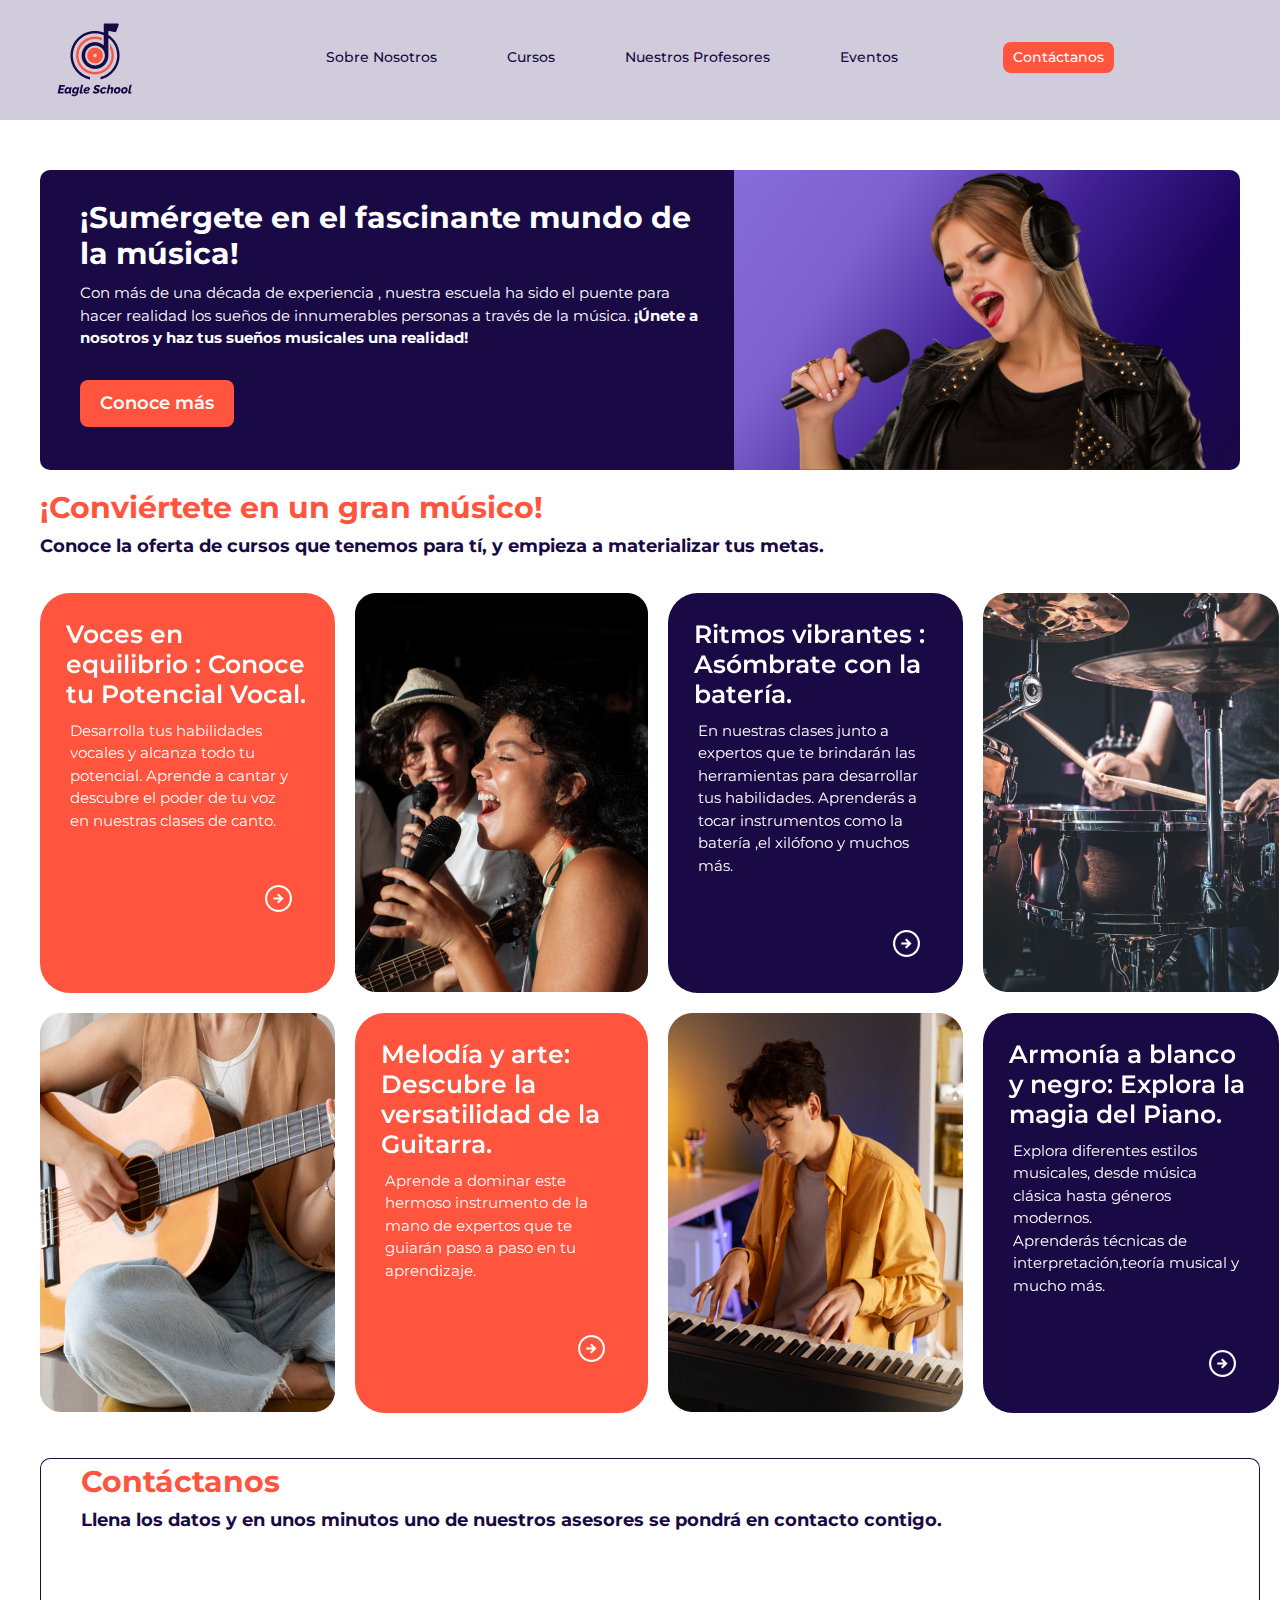
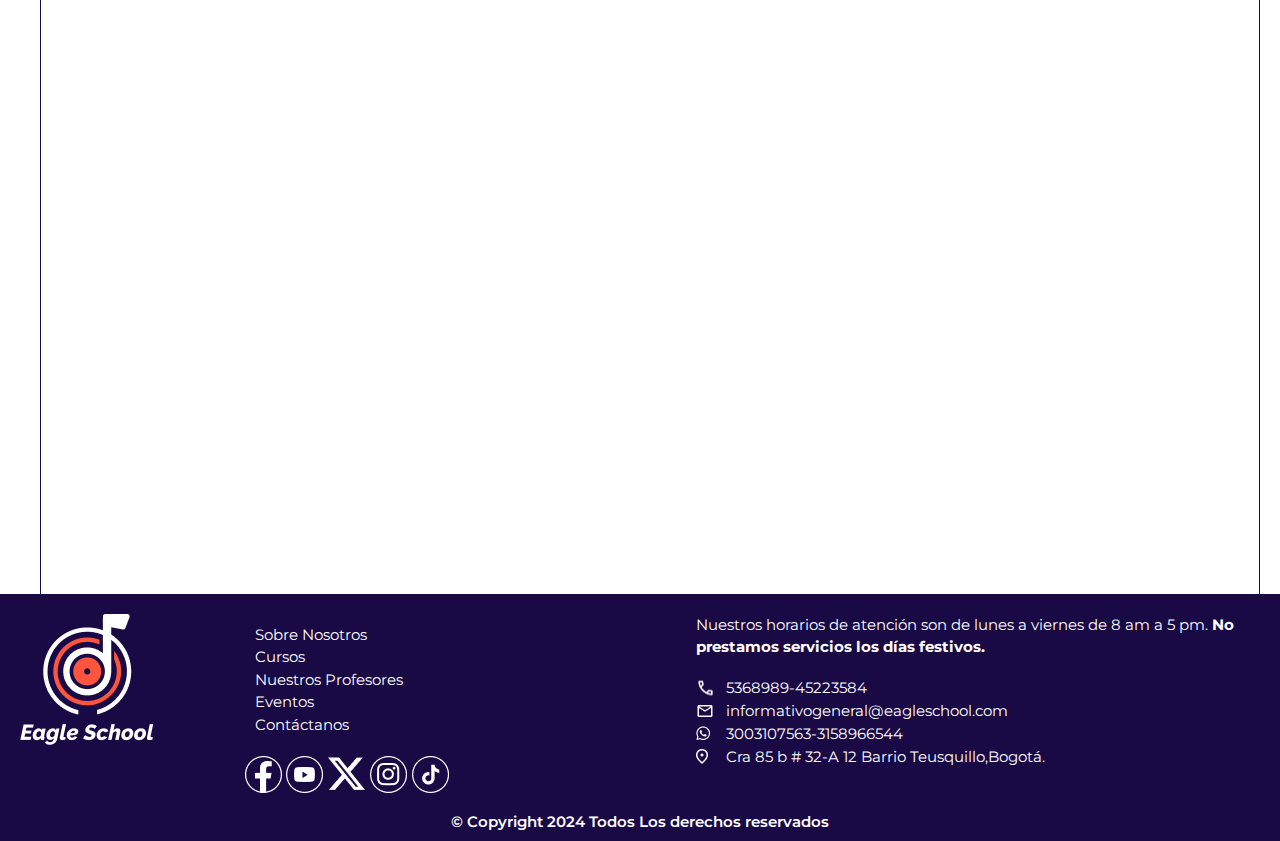
<file: index.html>
<!DOCTYPE html>
<html lang="es">
<head>
    <meta charset="UTF-8" />
    <meta name="viewport" content="width=device-width, initial-scale=1.0" />
    <meta name = "description" content = "Descubre nuestra escuela de música: cursos especializados para todos los niveles">
    <meta name ="keywords" content="Escuela de música,cursos de música,Aprender música,clases de música,contacto música">
    <link rel="shortcut icon" href="./assets/logotab.png" />
    <meta name="viewport" content="width=device-width, initial-scale=1">
    <link href="https://cdn.jsdelivr.net/npm/bootstrap@5.3.3/dist/css/bootstrap.min.css" rel="stylesheet" integrity="sha384-QWTKZyjpPEjISv5WaRU9OFeRpok6YctnYmDr5pNlyT2bRjXh0JMhjY6hW+ALEwIH" crossorigin="anonymous">
    <link href="https://unpkg.com/aos@2.3.1/dist/aos.css" rel="stylesheet">
    <link rel="stylesheet" href="./css/styles.css"/>
    <title>Eagle School</title>
</head>
<body>
    <header>
<nav class="navbar navbar-expand-lg" style="background-color: #D0CCDC;">
    <div class="container-fluid d-flex">
        <a class="navbar-brand order-1 order-lg-1" href="./index.html">
            <img  class="logo" src="./assets/logo.png" alt="logo" title="logo-eagle-school"/>
        </a>
        <button class="navbar-toggler order-2 order-lg-2" type="button" data-bs-toggle="collapse" data-bs-target="#navbarTogglerDemo03" aria-controls="navbarTogglerDemo03" aria-expanded="false" aria-label="Toggle navigation">
            <span class="navbar-toggler-icon"></span>
        </button>
        <div class="navbar-collapse justify-content-center order-3" id="navbarTogglerDemo03">
            <ul class="navbar-nav">
                <li class="nav-item">
                    <a class="nav-link" aria-current="page" href="./pages/sobre-nosotros.html">Sobre Nosotros</a>
                </li>
                <li class="nav-item">
                    <a class="nav-link" href="./pages/cursos.html">Cursos</a>
                </li>
                <li class="nav-item">
                    <a class="nav-link" href="./pages/nuestros-profesores.html">Nuestros Profesores</a>
                </li>
                <li class="nav-item">
                    <a class="nav-link" href="./pages/eventos.html">Eventos</a>
                </li>
                <li class="nav-item">
                    <a class="boton" href="./index.html#contactanos">Contáctanos</a>
                </li>
            </ul>
        </div>
    </div>
</nav>
    <div class="caja-1" data-aos="fade-up" data-aos-duration="3000">
        <div class="header">
            <h1 class="titles--white">¡Sumérgete en el fascinante mundo de la música!</h1>
                <p class="text-white">Con más de una década de experiencia , nuestra escuela ha sido el puente
                para hacer realidad los sueños de innumerables personas a través de
                la música.<strong> ¡Únete a nosotros y haz tus sueños musicales una realidad! </strong></p>   
            <a class="boton" href="./pages/sobre-nosotros.html">Conoce más</a>
        </div>
        <div class="foto-header">
            <img class="foto-mujer"src="assets/mujer-cantando.png" alt="mujer-cantando" title="mujer-cantando" />
            <img class="mujer-tablet" src="assets/mujer-tablet-header.png" alt="mujer-cantando" title="mujer-cantando" />    
        </div>
    </div>
        </header>
            <main>
                <article> 
                    <h2 class="titles">¡Conviértete en un gran músico!</h2>
                    <h3 class="subtitles">Conoce la oferta de cursos que tenemos para tí, y empieza a materializar tus metas.</h3>
                </article>
                <section class = "grid-cursos" data-aos="fade-up" data-aos-duration="3000">
                <article class="card-naranja">
                    <div class="texto-fondo">
                        <h4 class="title title--card-1"> Voces en equilibrio : Conoce tu Potencial Vocal.</h4>
                            <p class="text-white">Desarrolla tus habilidades vocales y alcanza todo tu potencial.
                            Aprende a cantar y descubre el poder de tu voz en nuestras clases de canto.</p>
                            <a href="../escuela de musica/pages/cursos.html#tecnica-vocal">
                            <img class="flecha-enlace" src="./assets/arrow.png" alt="flecha" title="flecha-enlace" /></a>
                    </div>
                </article>
                <img class="foto"src="./assets/tecnica-vocal.png" alt="dos-mujeres-cantando" title="dos-mujeres-cantando" /></a> 
                <article class="card-morada">
                    <div class="texto-fondo">
                    <h4 class="title title--card-1">Ritmos vibrantes : Asómbrate con la batería.</h4>
                        <p class="text-white">En nuestras clases junto a expertos que te brindarán las 
                            herramientas  para desarrollar tus habilidades. Aprenderás a tocar instrumentos como 
                            la batería ,el xilófono y muchos más.</p>
                        <a href="../escuela de musica/pages/cursos.html#bateria">
                        <img class="flecha-enlace" src="./assets/arrow2.png" alt="flecha" title="flecha-enlace" /></a>
                    </div>
                </article>
                <img class="foto" src="./assets/bateria.png" alt="persona-tocando-la-bateria" title="persona-tocando-la-bateria"/></a>
                <img  class="foto"src="./assets/guitarra.png" alt="guitarra" title="guitarra" /></a>
                    <article class="card-naranja">
                        <div class="texto-fondo">
                            <h4 class="title title--card-1">Melodía y arte: Descubre la versatilidad de la Guitarra.</h4>
                                <p class="text-white">Aprende a dominar este hermoso instrumento de la mano de expertos  que te guiarán paso a paso en tu aprendizaje.</p>
                                <a href="../escuela de musica/pages/cursos.html#guitarra">
                                <img class="flecha-enlace" src="./assets/arrow.png" alt="flecha" title="flecha-enlace" /></a>
                        </div>
                    </article>
                <img class="foto"src="./assets/piano.png" alt="mujer-joven-tocando-la-guitarra" title="joven-tocando-la-guitarra" /></a> 
                <article class="card-morada">
                    <div class="texto-fondo">
                    <h4 class="title title--card-1">Armonía a blanco y negro: Explora la magia del Piano.</h4>
                        <p class="text-white">Explora diferentes estilos musicales, desde música clásica hasta géneros modernos. Aprenderás técnicas de interpretación,teoría musical y mucho más.</p>
                        <a href="../escuela de musica/pages/cursos.html#piano">
                        <img class="flecha-enlace" src="./assets/arrow2.png" alt="flecha" title="flecha-enlace" /></a>
                    </div>
                </article>
            <section>
            </main>
    <article id="contactanos" class="contactanos">
            <h2 class="titles">Contáctanos</h2>
            <h3 class="subtitles">Llena los datos y en unos minutos uno de nuestros asesores 
                se pondrá en contacto contigo.</h3>
        <div class="form" data-aos="fade-up" data-aos-duration="3000">
        <form action="">
            <p class="text-form">Nombre</p>
            <input type="text" class="input" placeholder="Aquí va tu nombre"> <br/>
            <p class="text-form">Correo eléctronico</p>
            <input type="text" class="input" placeholder="exm@gmail.com"> <br/>
            <p class="text-form">Teléfono celular</p>
            <input type="text" class="input" placeholder="000000000"> <br/>
            <p class="text-form">Mensaje</p>
            <textarea class="input" placeholder="Deja tu mensaje aquí"></textarea> <br/>
            <p class="center"> 
            <input type="submit" class="boton" id="sin-hover" value="Envíar">
            </p>
        </form>
        <img  class="foto-form"src="./assets/hombre-con-cel.png" alt="Hombre-con-celular" title="hombre-con-celular" />
    </div>
    </article>
</section>
    <footer class="footer">
        <div class ="columna" >
        <a href="./index.html">
            <img class="logo-footer" src="./assets/logo-footer.png" alt="Logo" title="logo-eagle-school" /></a>
        </div>
        <div class="columna" id="columna-2">
            <ul class="lista">
                <li><a href="./pages/sobre-nosotros.html">Sobre Nosotros</a></li>
                <li><a href="./pages/cursos.html">Cursos</a></li>
                <li><a href="./pages/nuestros-profesores.html">Nuestros Profesores</a></li>
                <li><a href="./pages/eventos.html">Eventos</a></li>
                <li><a href="./index.html#contactanos">Contáctanos</a>
            </ul>
            <div class="logos-redes">
            <a href="https://www.facebook.com/?locale=es_LA" target="_blank">
                <img src="./assets/facebook-footer.png" alt="facebook" title="logo-facebook"/></a>
            <a href="https://www.youtube.com" target="_blank">
                <img src="./assets/youtube-footer.png" alt="youtube" title="logo-youtube"/></a>
            <a href="https://twitter.com/?lang=es" target="_blank">
                <img src="./assets/twitter-footer.png" alt="twitter" title="logo-twitter"/></a>
            <a href="https:.//www.instagram.com" target="_blank">
                <img src="./assets/instagram-footer.png" alt="instagram" title="instagram" /></a>
            <a href="https://www.tiktok.com/es/" target="_blank">
                <img src="./assets/tiktok-footer.png" alt="tik-tok" title="logo-tik-tok"/></a>
        </div>
        </div>
        <div class="columna">
            <p class="text text--footer">
                Nuestros horarios de atención son de lunes a viernes de 8 am a 5
                pm.<strong> No prestamos servicios los días festivos.</strong> 
            </p>
            <h4 class="telefono" class="separacion">5368989-45223584</h4>
            <h4 class="correo"class="separacion">informativogeneral@eagleschool.com</h4>
            <h4 class="whatsapp"class="separacion">3003107563-3158966544</h4>
            <h4 class="direccion"class="separacion">Cra 85 b # 32-A 12 Barrio Teusquillo,Bogotá.</h4>
        </div>
    </footer>
    <h4 class="copy"> © Copyright 2024 Todos Los derechos reservados</h4>
<script src="https://cdn.jsdelivr.net/npm/bootstrap@5.3.3/dist/js/bootstrap.bundle.min.js" integrity="sha384-YvpcrYf0tY3lHB60NNkmXc5s9fDVZLESaAA55NDzOxhy9GkcIdslK1eN7N6jIeHz" crossorigin="anonymous"></script>  
<script src="https://unpkg.com/aos@2.3.1/dist/aos.js"></script>
<script>
    AOS.init();
</script>
</body>
</html>
</file>
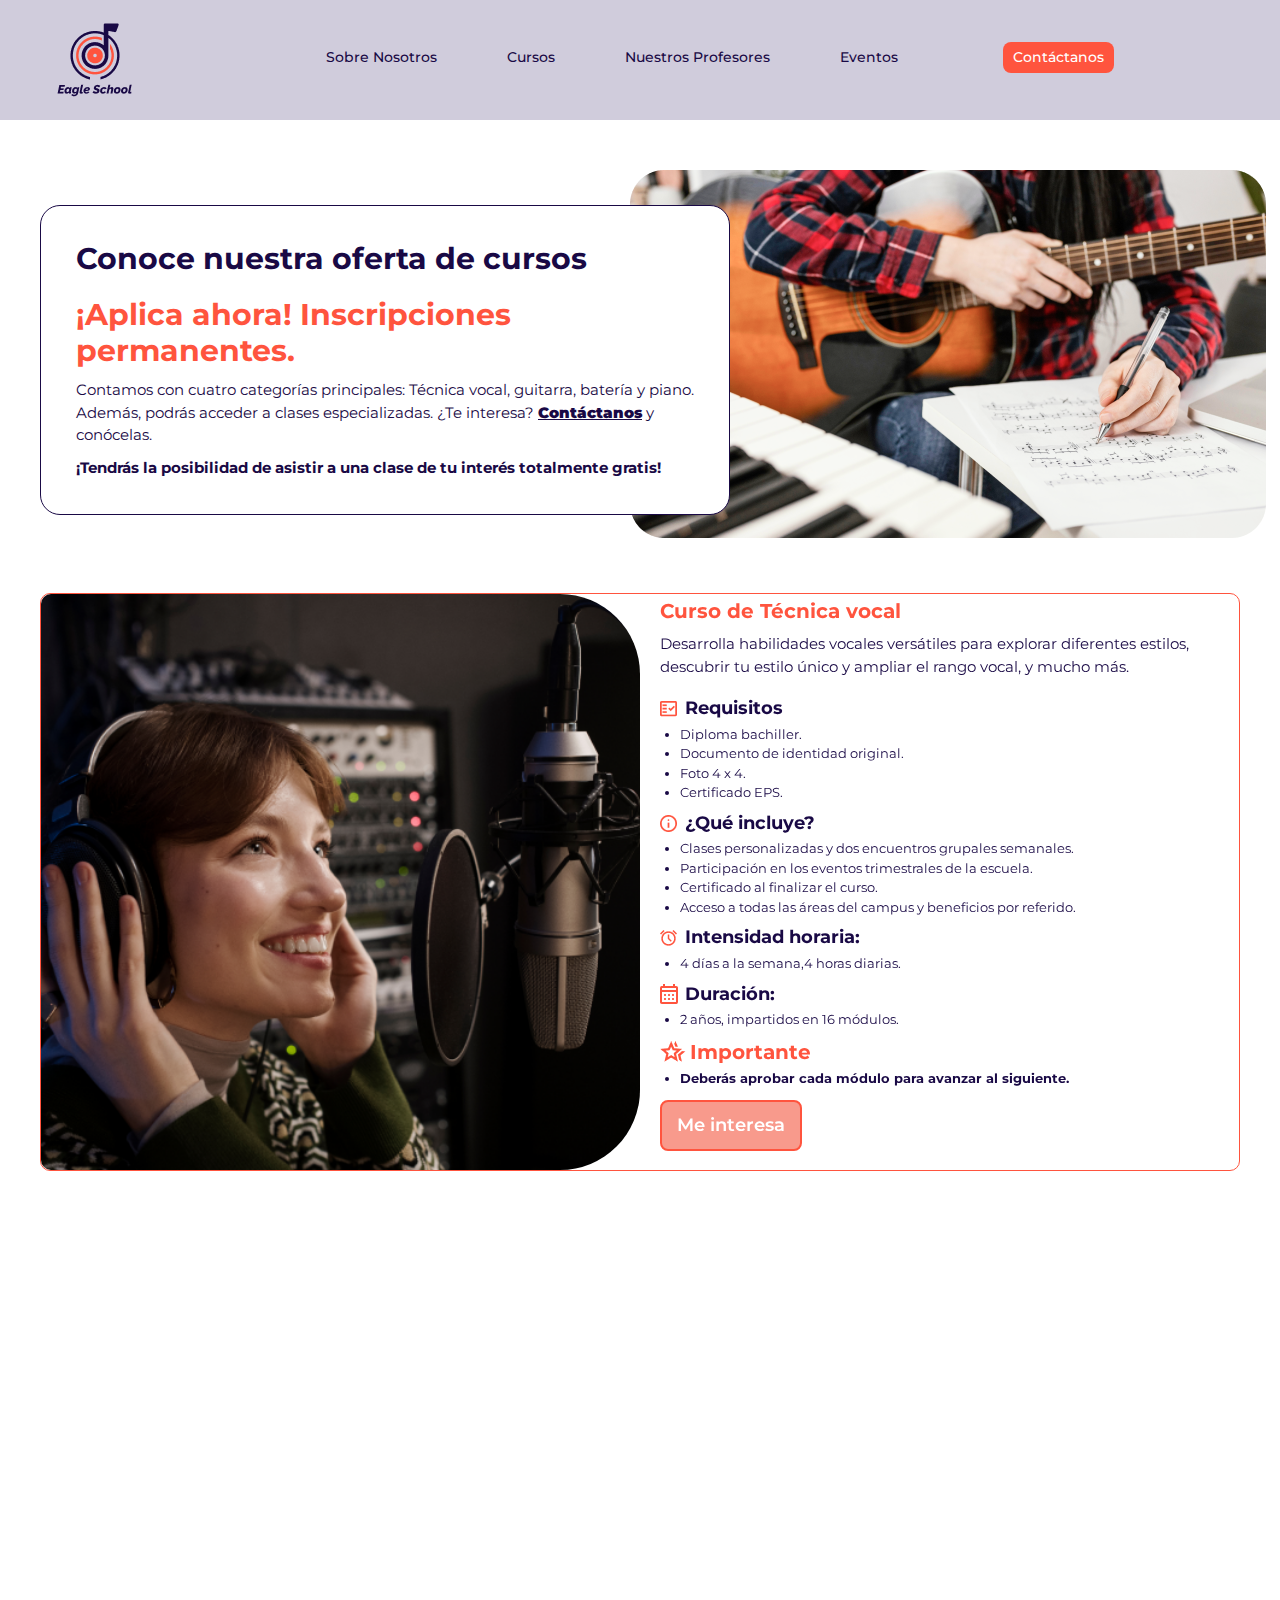
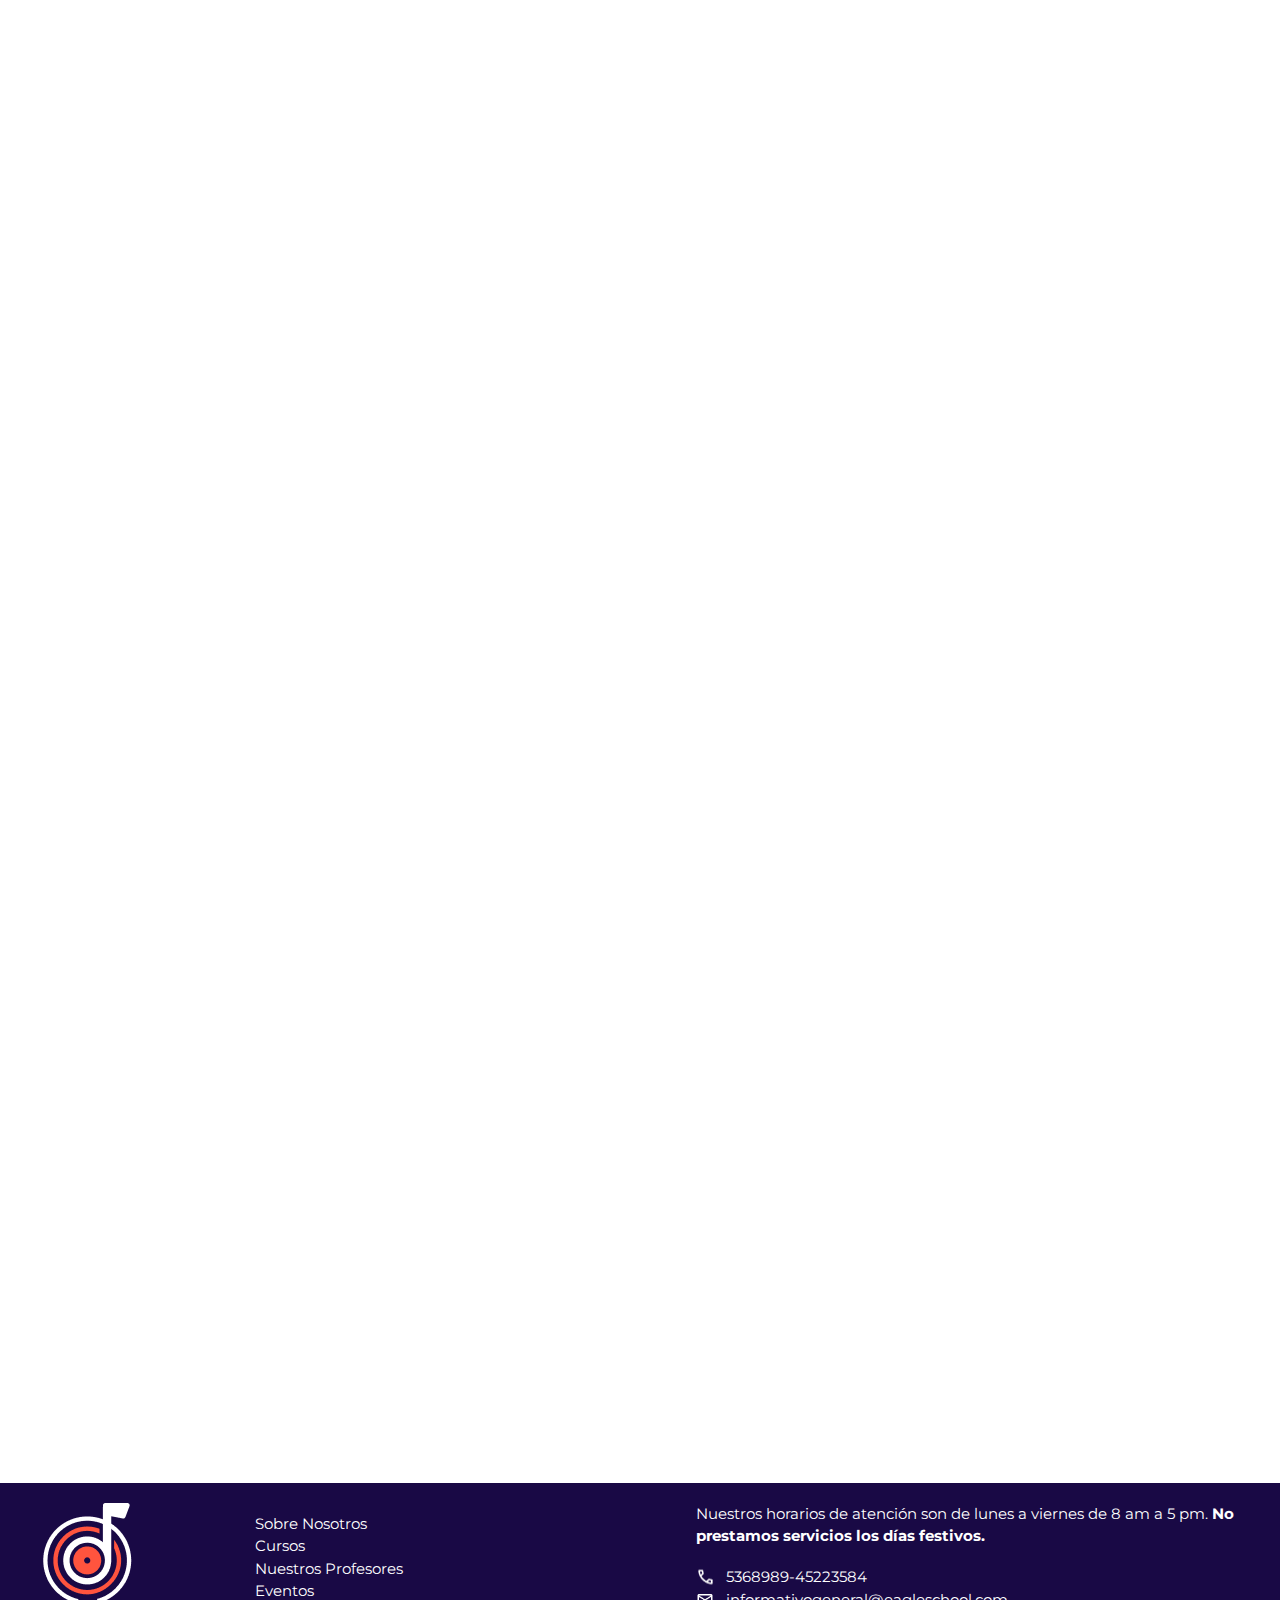
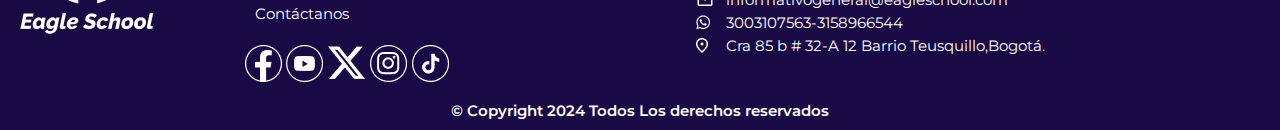
<file: pages/cursos.html>
<!DOCTYPE html>
<html lang="es">
<head>
    <meta charset="UTF-8">
    <meta name="viewport" content="width=device-width, initial-scale=1.0">
    <meta name = "description" content = "Amplia variedad de cursos de música: desde clases individuales hasta talleres grupales, ofrecemos una formación integral para todos los niveles y edades.">
    <meta name ="keywords" content="escuela,universidad,musica,cursos,guitarra,piano,bateria,canto,tecnica vocal">
    <link rel ="shortcut icon" href="../assets/logo.png">
    <meta name="viewport" content="width=device-width, initial-scale=1">
    <link href="https://cdn.jsdelivr.net/npm/bootstrap@5.3.3/dist/css/bootstrap.min.css" rel="stylesheet" integrity="sha384-QWTKZyjpPEjISv5WaRU9OFeRpok6YctnYmDr5pNlyT2bRjXh0JMhjY6hW+ALEwIH" crossorigin="anonymous">
    <link href="https://unpkg.com/aos@2.3.1/dist/aos.css" rel="stylesheet">
    <link rel="stylesheet" href="../css/styles.css"/>
    <link rel="preconnect" href="https://fonts.googleapis.com">
<link rel="preconnect" href="https://fonts.gstatic.com" crossorigin>
<link href="https://fonts.googleapis.com/css2?family=Montserrat:ital,wght@0,100..900;1,100..900&family=Raleway:ital,wght@0,500;1,500&display=swap" rel="stylesheet">
    <title>Eagle School</title>
</head>
<body>
    <header>
    <nav class="navbar navbar-expand-lg" style="background-color: #D0CCDC;">
        <div class="container-fluid d-flex">
            <a class="navbar-brand order-1 order-lg-1" href="../index.html">
                <img  class="logo" src="../assets/logo.png" alt="logo" title="logo-eagle-school"/>
            </a>
            <button class="navbar-toggler order-2 order-lg-2" type="button" data-bs-toggle="collapse" data-bs-target="#navbarTogglerDemo03" aria-controls="navbarTogglerDemo03" aria-expanded="false" aria-label="Toggle navigation">
                <span class="navbar-toggler-icon"></span>
            </button>
            <div class="navbar-collapse justify-content-center order-3" id="navbarTogglerDemo03">
                <ul class="navbar-nav">
                    <li class="nav-item">
                        <a class="nav-link" aria-current="page" href="../pages/sobre-nosotros.html">Sobre Nosotros</a>
                    </li>
                    <li class="nav-item">
                        <a class="nav-link" href="../pages/cursos.html">Cursos</a>
                    </li>
                    <li class="nav-item">
                        <a class="nav-link" href="../pages/nuestros-profesores.html">Nuestros Profesores</a>
                    </li>
                    <li class="nav-item">
                        <a class="nav-link" href="../pages/eventos.html">Eventos</a>
                    </li>
                    <li class="nav-item">
                        <a class="boton" href="../index.html#contactanos">Contáctanos</a>
                    </li>
                </ul>
            </div>
        </div>
    </nav>
    <div class="caja" data-aos="fade-up" data-aos-duration="3000">
        <article class="card-2">
            <h1 class="titles titles--morado">Conoce nuestra oferta de cursos</h1>
            <h2 class="subtitles-c">¡Aplica ahora! Inscripciones permanentes.</h2>
            <p class="text--morado">Contamos con cuatro categorías principales: Técnica vocal, guitarra, batería y piano.
                Además, podrás acceder a clases especializadas. ¿Te interesa?  <a class ="link" href="../index.html#contactanos"><strong>Contáctanos</strong></a> 
                y conócelas.</p>
            <p class="text text--morado"><strong>¡Tendrás la posibilidad de asistir a una clase de tu interés totalmente gratis!</strong></p>
        </article>
        <img class="hombre-guitarra" src="../assets/portada-cursos.png" alt="hombre-guitarra" title="guitarra"/>
    </div>
    </header>
    <main>
        <article class="card-cursos-2" data-aos="fade-up"data-aos-anchor-placement="top-bottom">
            <img class="foto-izq" src="../assets/tecnica-vocal-foto.png" alt="mujer-con-micro" title="mujer-con-micro" />
            <img class="foto-mobile" src="../assets/tecnica-vocal-mobile.png" alt="mujer-con-micro" title="mujer-con-micro" />
            <div class="grid.card">
            <h2 class="titles" id="tecnica-vocal">Curso de Técnica vocal</h2>
            <p class="text">Desarrolla habilidades vocales versátiles para explorar diferentes estilos, descubrir tu estilo único y ampliar el rango vocal, y mucho más.</p>
            <h4 class="icono-r"><strong class="subtitles subtitles-card">Requisitos</strong></h4>
            <ul class="list">
                <li>Diploma bachiller.</li>
                <li>Documento de identidad original.</li>
                <li>Foto 4 x 4.</li>
                <li>Certificado EPS.</li>
            </ul>
            <h4 class="icono-i"><strong class="subtitles subtitles-card">¿Qué incluye?</strong></h4>
            <ul class="list">
                <li>Clases personalizadas y dos encuentros grupales semanales.</li>
                <li>Participación en los eventos trimestrales de la escuela.</li>
                <li>Certificado al finalizar el curso.</li>
                <li>Acceso a todas las áreas del campus y beneficios por referido.</li>
            </ul>
            <h4 class="icono-h"><strong class="subtitles subtitles-card">Intensidad horaria:</strong></h4>
            <ul class="list">
                <li>4 días a la semana,4 horas diarias.</li>
            </ul>
            <h4 class="icono-d"><strong class="subtitles subtitles-card">Duración:</strong></h4>
            <ul class="list">
                <li>2 años, impartidos en 16 módulos.</li>
            </ul>
            <h4 class="icono-s"><strong class="titles titles-card">Importante</strong></h4>
            <ul class="list">
                <li><strong>Deberás aprobar cada módulo para avanzar al siguiente.</strong></li>
            </ul>
            <a  class="boton-card" href="../index.html#contactanos">Me interesa</a>
        </div>  
        </article>
        <article class="card-cursos-2" data-aos="fade-up"data-aos-anchor-placement="top-bottom">
            <img class="foto-mobile" src="../assets/hombre-bateria-mobile.png" alt="mujer-con-micro" title="mujer-con-micro" />
            <div class="grid.card">
            <h2 class="titles" id="bateria">Curso de Batería</h2>
            <p class="text">Desarrolla un mejor enfoque en mejorar el sonido,la agilidad y la musicalidad a
                través de un repertorio universal y piezas creadas específicamente para este método.</p>
            <h4 class="icono-r"><strong class="subtitles subtitles-card">Requisitos</strong></h4>
            <ul class="list">
                <li>Diploma bachiller.</li>
                <li>Documento de identidad original.</li>
                <li>Foto 4 x 4.</li>
                <li>Certificado EPS.</li>
            </ul>
            <h4 class="icono-i"><strong class="subtitles subtitles-card">¿Qué incluye?</strong></h4>
            <ul class="list">
                <li>Clases grupales.</li>
                <li>Participación en los eventos trimestrales de la escuela.</li>
                <li>Certificado al finalizar el curso.</li>
                <li>Acceso a todas las áreas del campus y beneficios por referido.</li>
            </ul>
            <h4 class="icono-h"><strong class="subtitles subtitles-card">Intensidad horaria:</strong></h4>
            <ul class="list">
                <li>4 días a la semana,4 horas diarias.</li>
            </ul>
            <h4 class="icono-d"><strong class="subtitles subtitles-card">Duración:</strong></h4>
            <ul class="list">
                <li>2 años, impartidos en 16 módulos.</li>
            </ul>
            <h4 class="icono-s"><strong class="titles titles-card">Importante</strong></h4>
            <ul class="list">
                <li><strong>Deberás aprobar cada módulo para avanzar al siguiente.</strong></li>
            </ul>
            <a  class="boton-card" href="../index.html#contactanos">Me interesa</a>
        </div>
        <img class="foto-der"src="../assets/hombre-bateria.png" alt="hombre-tocando-la-batería" title="hombre-tocando-la-batería" />  
        </article>
        <article class="card-cursos-2" data-aos="fade-up"data-aos-anchor-placement="top-bottom">
            <img class="foto-mobile" src="../assets/curso-guitarra-mobile.png" alt="mujer-con-micro" title="mujer-con-micro" />
            <img class="foto-izq"src="../assets/curso-guitarra.png" alt="joven-tocando-la-guitarra" title="joven-tocando-la-guitarra" />
            <div class="grid.card">
            <h2 class="titles" id="guitarra">Curso de Guitarra</h2>
            <p class="text">Aprenderás desde cero, a dominar acordes, escalas y adquirir conocimientos de
                gramática musical. además lograrás leer partituras y tablaturas.</p>
            <h4 class="icono-r"><strong class="subtitles subtitles-card">Requisitos</strong></h4>
            <ul class="list">
                <li>Diploma bachiller.</li>
                <li>Documento de identidad original</li>
                <li>Foto 4 x 4.</li>
                <li>Certificado EPS.</li>
            </ul>
            <h4 class="icono-i"><strong class="subtitles subtitles-card">¿Qué incluye?</strong></h4>
            <ul class="list">
                <li>Clases personalizadas y dos encuentros grupales semanales.</li>
                <li>Participación en los eventos trimestrales de la escuela.</li>
                <li>Certificado al finalizar el curso.</li>
                <li>Acceso a todas las áreas del campus y beneficios por referido.</li>
            </ul>
            <h4 class="icono-h"><strong class="subtitles subtitles-card">Intensidad horaria:</strong></h4>
            <ul class="list">
                <li>4 días a la semana,4 horas diarias.</li>
            </ul>
            <h4 class="icono-d"><strong class="subtitles subtitles-card">Duración:</strong></h4>
            <ul class="list">
                <li>2 años, impartidos en 16 módulos.</li>
            </ul>
            <h4 class="icono-s"><strong class="titles titles-card">Importante</strong></h4>
            <ul class="list">
                <li><strong>Deberás aprobar cada módulo para avanzar al siguiente.</strong></li>
            </ul>
            <a  class="boton-card" href="../index.html#contactanos">Me interesa</a>
        </div>  
        </article>
        <article class="card-cursos-2" data-aos="fade-up"data-aos-anchor-placement="top-bottom">
            <img class="foto-mobile" src="../assets/curso-piano-mobile.png" alt="mujer-con-micro" title="mujer-con-micro" />
            <div class="grid.card">
            <h2 class="titles" id="piano">Curso de Piano</h2>
            <p class="text">Reconoce la escritura de las notas en el pentagrama para la mano izquierda. Después, se avanza a 
                la primera lección donde se tocan las dos manos simultáneamente.</p>
            <h4 class="icono-r"><strong class="subtitles subtitles-card">Requisitos</strong></h4>
            <ul class="list">
                <li>Diploma bachiller.</li>
                <li>Documento de identidad original.</li>
                <li>Foto 4 x 4.</li>
                <li>Certificado EPS.</li>
            </ul>
            <h4 class="icono-i"><strong class="subtitles subtitles-card">¿Qué incluye?</strong></h4>
            <ul class="list">
                <li>Clases grupales.</li>
                <li>Participación en los eventos trimestrales de la escuela.</li>
                <li>Certificado al finalizar el curso.</li>
                <li>Acceso a todas las áreas del campus y beneficios por referido.</li>
            </ul>
            <h4 class="icono-h"><strong class="subtitles subtitles-card">Intensidad horaria:</strong></h4>
            <ul class="list">
                <li>4 días a la semana,4 horas diarias.</li>
            </ul>
            <h4 class="icono-d"><strong class="subtitles subtitles-card">Duración:</strong></h4>
            <ul class="list">
                <li>2 años, impartidos en 16 módulos.</li>
            </ul>
            <h4 class="icono-s"><strong class="titles titles-card">Importante</strong></h4>
            <ul class="list">
                <li><strong>Deberás aprobar cada módulo para avanzar al siguiente.</strong></li>
            </ul>
            <a  class="boton-card"href="../index.html#contactanos">Me interesa</a>
        </div>
        <img class="foto-der"src="../assets/curso-piano.png" alt="mujer-joven-tocando-el-piano" title="mujer-joven-tocando-el-piano" />
        </article>
    </main>
    <footer class="footer">
        <div class ="columna" >
        <a href="../index.html">
            <img class="logo-footer" src="../assets/logo-footer.png" alt="Logo" title="logo-eagle-school" /></a>
        </div>
        <div class="columna" id="columna-2">
            <ul class="lista">
                <li><a href="../pages/sobre-nosotros.html">Sobre Nosotros</a></li>
                <li><a href="../pages/cursos.html">Cursos</a></li>
                <li><a href="../pages/nuestros-profesores.html">Nuestros Profesores</a></li>
                <li><a href="../pages/eventos.html">Eventos</a></li>
                <li><a href="../index.html#contactanos">Contáctanos</a>
            </ul>
            <div class="logos-redes">
            <a href="https://www.facebook.com/?locale=es_LA" target="_blank">
                <img src="../assets/facebook-footer.png" alt="facebook" title="logo-facebook"/></a>
            <a href="https://www.youtube.com" target="_blank">
                <img src="../assets/youtube-footer.png" alt="youtube" title="logo-youtube"/></a>
            <a href="https://twitter.com/?lang=es" target="_blank">
                <img src="../assets/twitter-footer.png" alt="twitter" title="logo-twitter"/></a>
            <a href="https:..//www.instagram.com" target="_blank">
                <img src="../assets/instagram-footer.png" alt="instagram" title="instagram" /></a>
            <a href="https://www.tiktok.com/es/" target="_blank">
                <img src="../assets/tiktok-footer.png" alt="tik-tok" title="logo-tik-tok"/></a>
        </div>
        </div>
        <div class="columna">
            <p class="text text--footer">
                Nuestros horarios de atención son de lunes a viernes de 8 am a 5
                pm.<strong> No prestamos servicios los días festivos.</strong> 
            </p>
            <h4 class="telefono" class="separacion">5368989-45223584</h4>
            <h4 class="correo"class="separacion">informativogeneral@eagleschool.com</h4>
            <h4 class="whatsapp"class="separacion">3003107563-3158966544</h4>
            <h4 class="direccion"class="separacion">Cra 85 b # 32-A 12 Barrio Teusquillo,Bogotá.</h4>
        </div>
    </footer>
    <h4 class="copy">© Copyright 2024 Todos Los derechos reservados</h4>
<script src="https://cdn.jsdelivr.net/npm/bootstrap@5.3.3/dist/js/bootstrap.bundle.min.js" integrity="sha384-YvpcrYf0tY3lHB60NNkmXc5s9fDVZLESaAA55NDzOxhy9GkcIdslK1eN7N6jIeHz" crossorigin="anonymous"></script>  
<script src="https://unpkg.com/aos@2.3.1/dist/aos.js"></script>
    <script>
        AOS.init();
    </script>
</body>
</html>
</file>
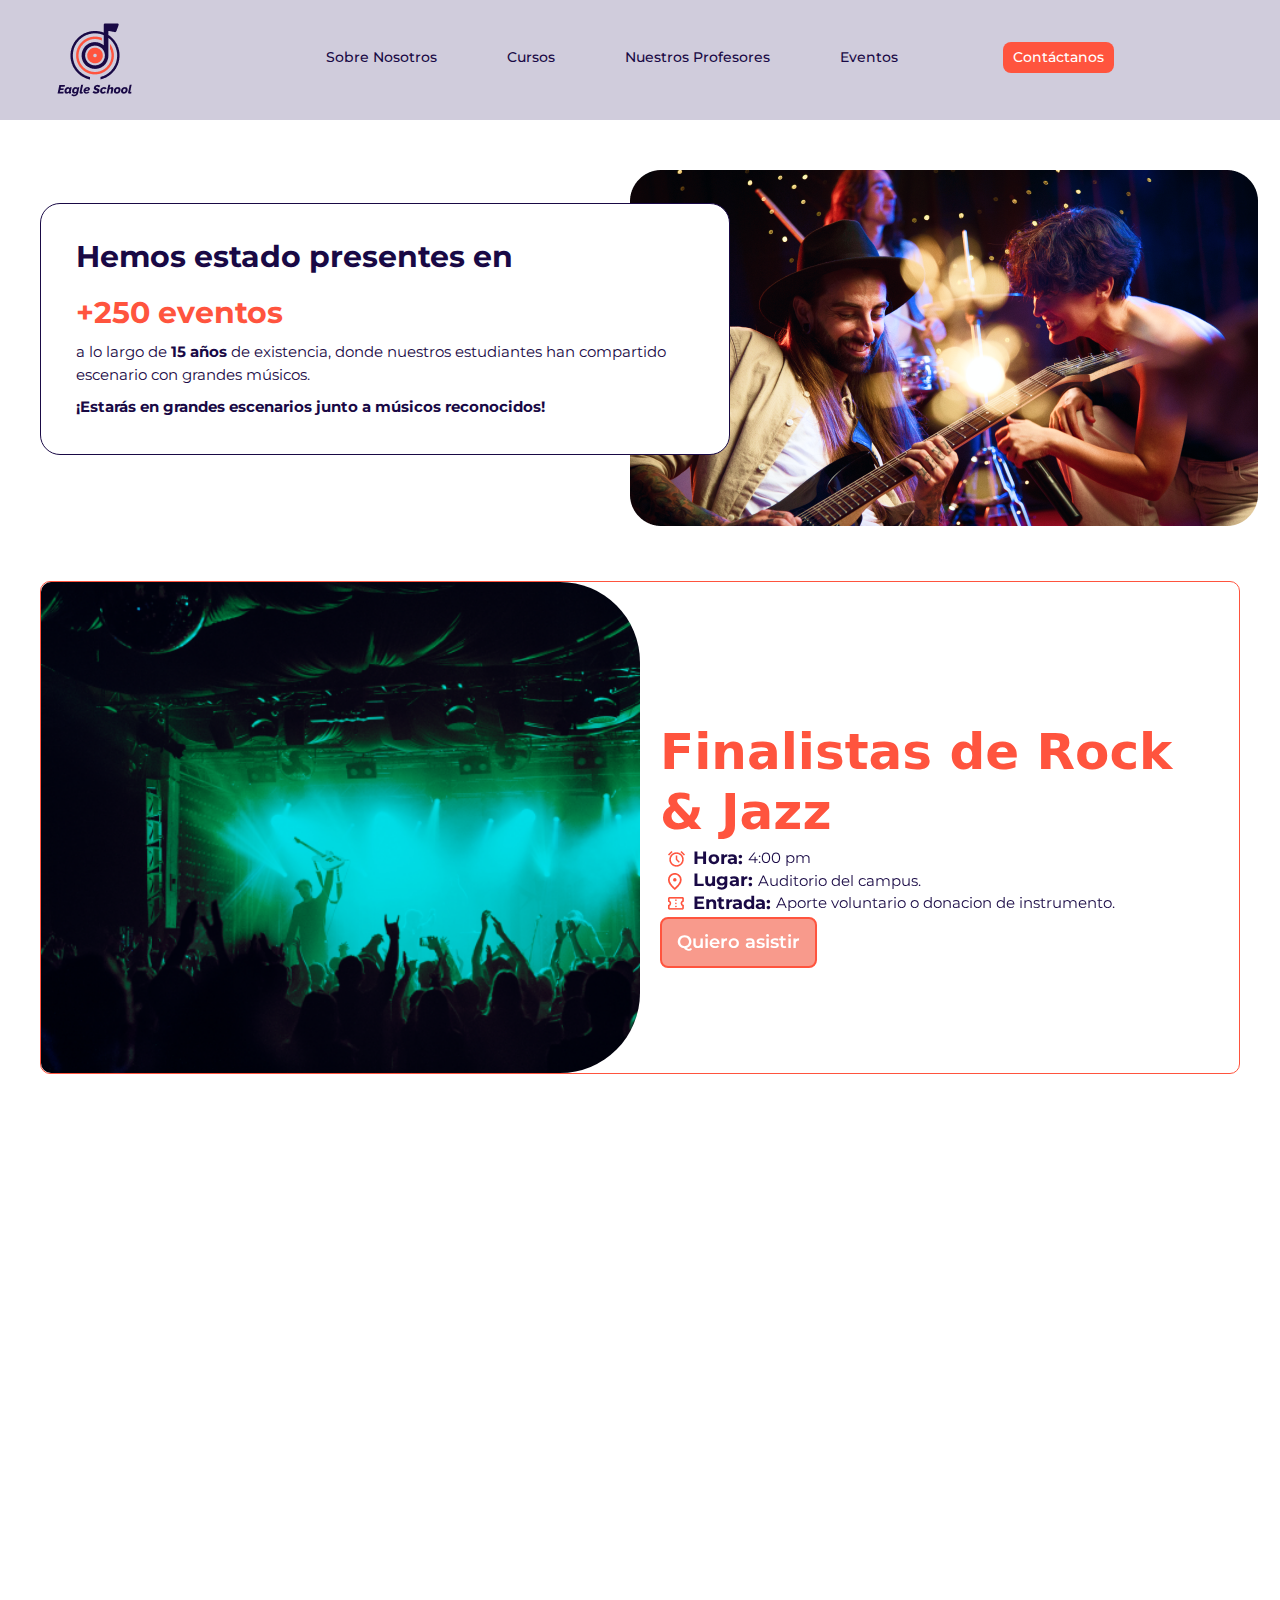
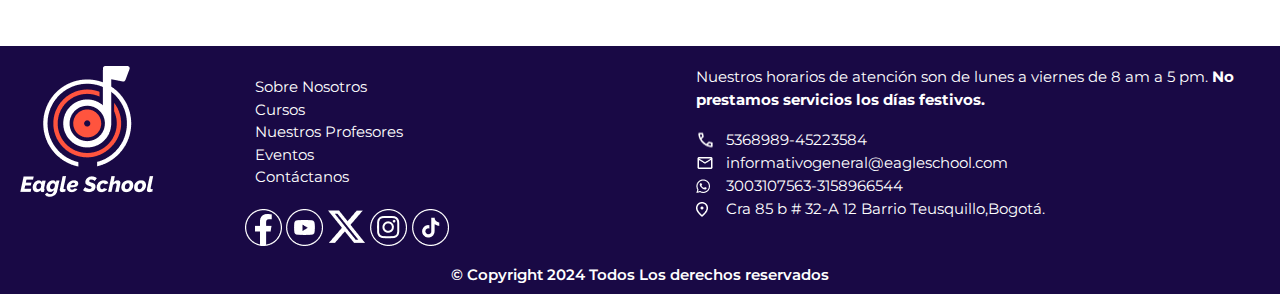
<file: pages/eventos.html>
<!DOCTYPE html>
<html lang="es">
<head>
    <meta charset="UTF-8">
    <meta name="viewport" content="width=device-width, initial-scale=1.0">
    <meta name = "description" content = "Agenda de eventos musicales: conciertos y recitales gratis o a bajo costo.Próximas presentaciones de música.">
    <meta name ="keywords" content="Evento,gratis,donacion,musica,universidad">
    <link rel ="shortcut icon" href="../assets/logo.png">
    <meta name="viewport" content="width=device-width, initial-scale=1">
    <link href="https://cdn.jsdelivr.net/npm/bootstrap@5.3.3/dist/css/bootstrap.min.css" rel="stylesheet" integrity="sha384-QWTKZyjpPEjISv5WaRU9OFeRpok6YctnYmDr5pNlyT2bRjXh0JMhjY6hW+ALEwIH" crossorigin="anonymous">
    <link href="https://unpkg.com/aos@2.3.1/dist/aos.css" rel="stylesheet">
    <link rel="stylesheet" href="../css/styles.css"/>
    <link rel="preconnect" href="https://fonts.googleapis.com">
    <link rel="preconnect" href="https://fonts.gstatic.com" crossorigin>
    <link href="https://fonts.googleapis.com/css2?family=Montserrat:ital,wght@0,100..900;1,100..900&family=Raleway:ital,wght@0,500;1,500&display=swap" rel="stylesheet">
    <title>Eagle School</title>
</head>
<body>
    <header>
    <nav class="navbar navbar-expand-lg" style="background-color: #D0CCDC;">
        <div class="container-fluid d-flex">
            <a class="navbar-brand order-1 order-lg-1" href="../index.html">
                <img  class="logo" src="../assets/logo.png" alt="logo" title="logo-eagle-school"/>
            </a>
            <button class="navbar-toggler order-2 order-lg-2" type="button" data-bs-toggle="collapse" data-bs-target="#navbarTogglerDemo03" aria-controls="navbarTogglerDemo03" aria-expanded="false" aria-label="Toggle navigation">
                <span class="navbar-toggler-icon"></span>
            </button>
            <div class="navbar-collapse justify-content-center order-3" id="navbarTogglerDemo03">
                <ul class="navbar-nav">
                    <li class="nav-item">
                        <a class="nav-link" aria-current="page" href="../pages/sobre-nosotros.html">Sobre Nosotros</a>
                    </li>
                    <li class="nav-item">
                        <a class="nav-link" href="../pages/cursos.html">Cursos</a>
                    </li>
                    <li class="nav-item">
                        <a class="nav-link" href="../pages/nuestros-profesores.html">Nuestros Profesores</a>
                    </li>
                    <li class="nav-item">
                        <a class="nav-link" href="../pages/eventos.html">Eventos</a>
                    </li>
                    <li class="nav-item">
                        <a class="boton" href="../index.html#contactanos">Contáctanos</a>
                    </li>
                </ul>
            </div>
        </div>
    </nav>
    <div class="caja" data-aos="fade-up" data-aos-duration="3000">
        <article class="card-2">
            <h1 class="titles titles--morado">Hemos estado presentes en</h1>
            <h2 class="subtitles-c">+250 eventos</h2>
            <p class="text--morado">a lo largo de <strong>15 años</strong> de existencia, donde nuestros estudiantes han compartido escenario con grandes músicos.</p>
            <p class="text text--morado"><strong>¡Estarás en grandes escenarios junto a músicos reconocidos!</strong></p>
        </article>
        <img class="pareja-musicos" src="../assets/portada-eventos.png" alt="hombre-guitarra" title="guitarra"/>
    </div>
    </header>
    <main>
    <article class="card-cursos"data-aos="fade-up"data-aos-anchor-placement="top-bottom">
        <img class="foto-izq"src="../assets/evento-1.png" alt="evento-luces-verdes" title="evento-luces-verdes" />
        <img class="foto-mobile"src="../assets/evento-1.png" alt="evento-luces-verdes" title="evento-luces-verdes" />
        <div class="grid.card">
        <h2 class="titles-card-p" >Finalistas de Rock & Jazz</h2>
        <div class="container">
            <div class="info-group">
                <h4 class="icono-h"><strong class="subtitles subtitles-card-e">Hora:</strong></h4>
                <p class="text-e">4:00 pm</p>
            </div>   
            <div class="info-group">
                <h4 class="icono-l"><strong class="subtitles subtitles-card-e">Lugar:</strong></h4>
                <p class="text-e">Auditorio del campus.</p>
            </div>    
            <div class="info-group">
                <h4 class="icono-e"><strong class="subtitles subtitles-card-e">Entrada:</strong></h4>
                <p class="text-e">Aporte voluntario o donacion de instrumento.</p>
            </div>
        </div>
        <a  class="boton-card" href="../index.html#contactanos">Quiero asistir</a>
        </div>  
    </article>
        <article class="card-cursos" data-aos="fade-up"data-aos-anchor-placement="top-bottom">
            <img class="foto-izq"src="../assets/evento-2.png" alt="alguien-tocando-el-piano" title="alguien-tocando-el-piano"/>
            <img class="foto-mobile"src="../assets/evento-2.png" alt="alguien-tocando-el-piano" title="alguien-tocando-el-piano"/>
            <div class="grid.card">
            <h2 class="titles-card-p">Concierto de Piano</h2>
            <div class="container">
                <div class="info-group">
                    <h4 class="icono-h"><strong class="subtitles subtitles-card-e">Hora:</strong></h4>
                    <p class="text-e">2:00 pm</p>
                </div>   
                <div class="info-group">
                    <h4 class="icono-l"><strong class="subtitles subtitles-card-e">Lugar:</strong></h4>
                    <p class="text-e">Auditorio del campus.</p>
                </div>    
                <div class="info-group">
                    <h4 class="icono-e"><strong class="subtitles subtitles-card-e">Entrada:</strong></h4>
                    <p class="text-e"> Libre,hasta completar aforo.</p>
                </div>
            </div>
            <a  class="boton-card" href="../index.html#contactanos">Quiero asistir</a>
            </div>  
        </article>
    </main>
<footer class="footer">
    <div class ="columna" >
    <a href="../index.html">
        <img class="logo-footer" src="../assets/logo-footer.png" alt="Logo" title="logo-eagle-school" /></a>
    </div>
    <div class="columna" id="columna-2">
        <ul class="lista">
            <li><a href="../pages/sobre-nosotros.html">Sobre Nosotros</a></li>
            <li><a href="../pages/cursos.html">Cursos</a></li>
            <li><a href="../pages/nuestros-profesores.html">Nuestros Profesores</a></li>
            <li><a href="../pages/eventos.html">Eventos</a></li>
            <li><a href="../index.html#contactanos">Contáctanos</a>
        </ul>
        <div class="logos-redes">
        <a href="https://www.facebook.com/?locale=es_LA" target="_blank">
            <img src="../assets/facebook-footer.png" alt="facebook" title="logo-facebook"/></a>
        <a href="https://www.youtube.com" target="_blank">
            <img src="../assets/youtube-footer.png" alt="youtube" title="logo-youtube"/></a>
        <a href="https://twitter.com/?lang=es" target="_blank">
            <img src="../assets/twitter-footer.png" alt="twitter" title="logo-twitter"/></a>
        <a href="https:..//www.instagram.com" target="_blank">
            <img src="../assets/instagram-footer.png" alt="instagram" title="instagram" /></a>
        <a href="https://www.tiktok.com/es/" target="_blank">
            <img src="../assets/tiktok-footer.png" alt="tik-tok" title="logo-tik-tok"/></a>
    </div>
    </div>
    <div class="columna">
        <p class="text text--footer">
            Nuestros horarios de atención son de lunes a viernes de 8 am a 5
            pm.<strong> No prestamos servicios los días festivos.</strong> 
        </p>
        <h4 class="telefono" class="separacion">5368989-45223584</h4>
        <h4 class="correo"class="separacion">informativogeneral@eagleschool.com</h4>
        <h4 class="whatsapp"class="separacion">3003107563-3158966544</h4>
        <h4 class="direccion"class="separacion">Cra 85 b # 32-A 12 Barrio Teusquillo,Bogotá.</h4>
    </div>
</footer>
<h4 class="copy">© Copyright 2024 Todos Los derechos reservados</h4>
<script src="https://cdn.jsdelivr.net/npm/bootstrap@5.3.3/dist/js/bootstrap.bundle.min.js" integrity="sha384-YvpcrYf0tY3lHB60NNkmXc5s9fDVZLESaAA55NDzOxhy9GkcIdslK1eN7N6jIeHz" crossorigin="anonymous"></script>  
<script src="https://unpkg.com/aos@2.3.1/dist/aos.js"></script>
    <script>
        AOS.init();
    </script>
</body>
</html>
</file>
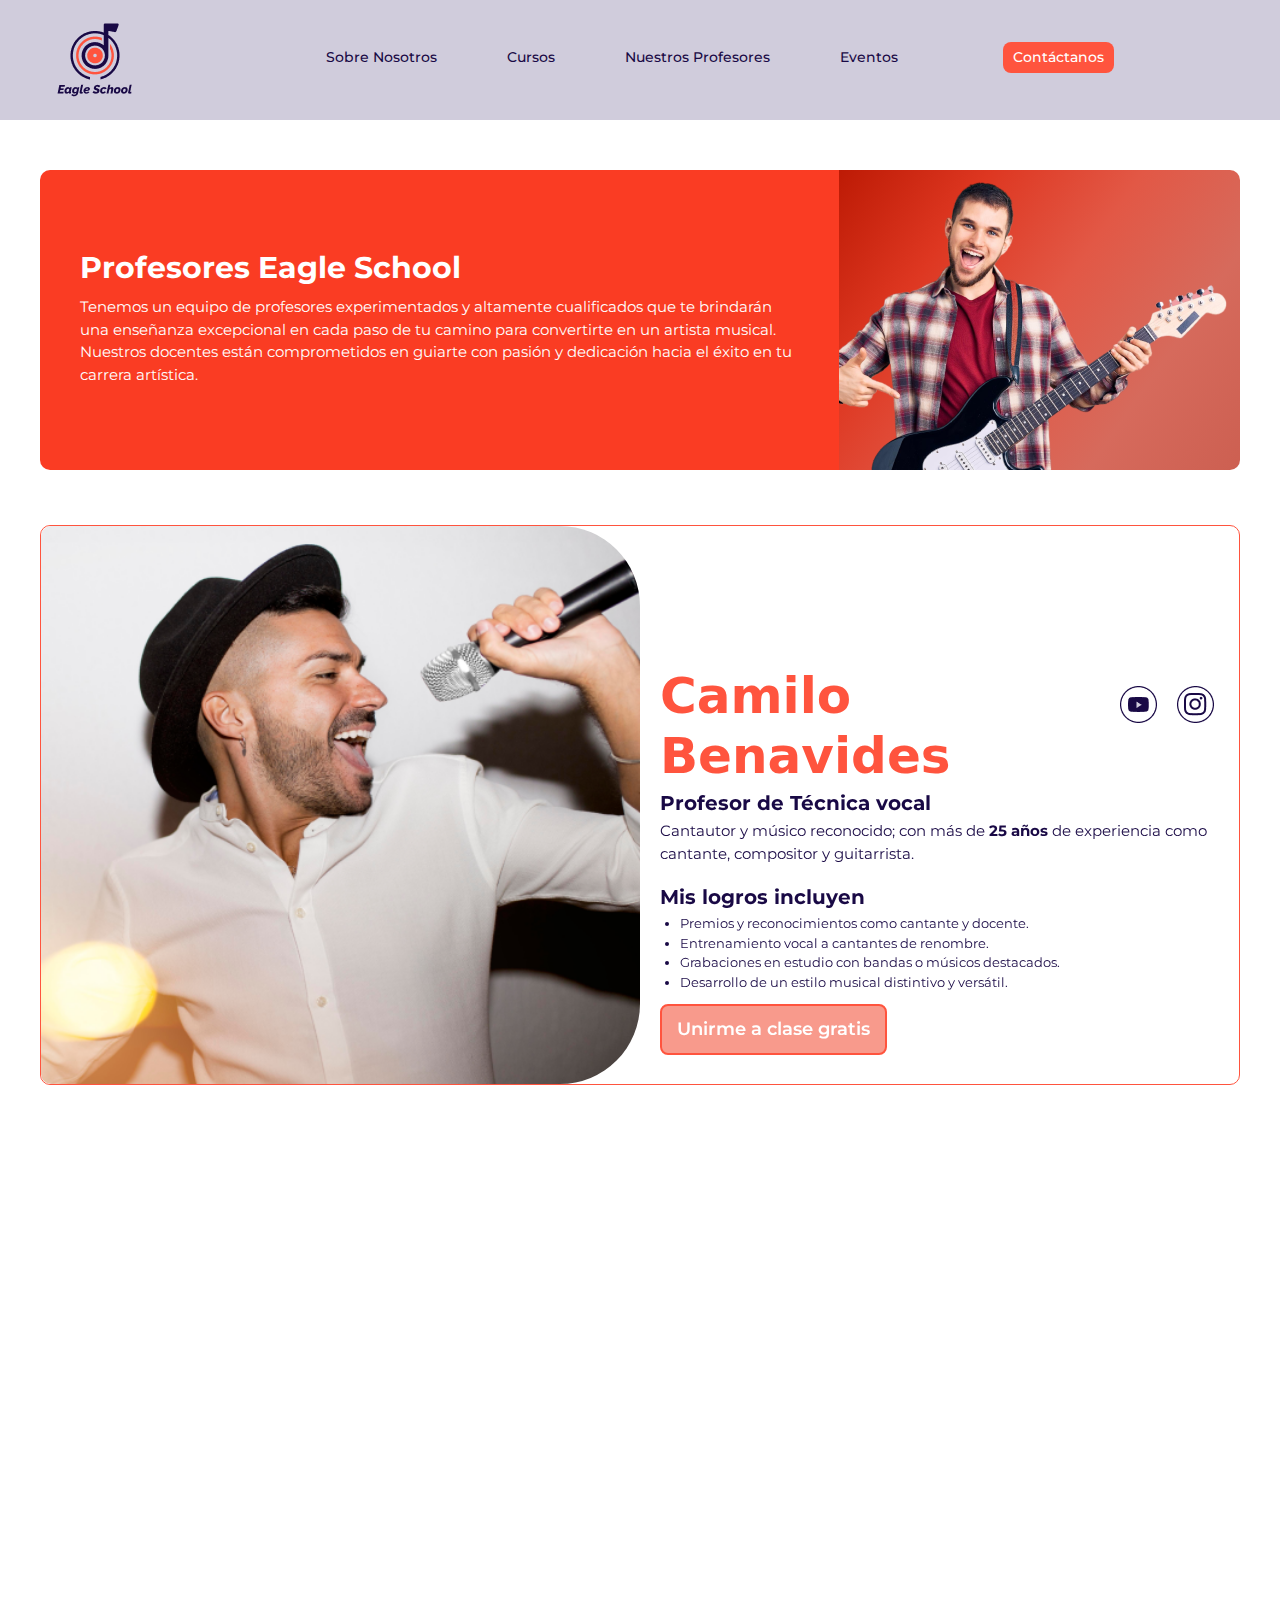
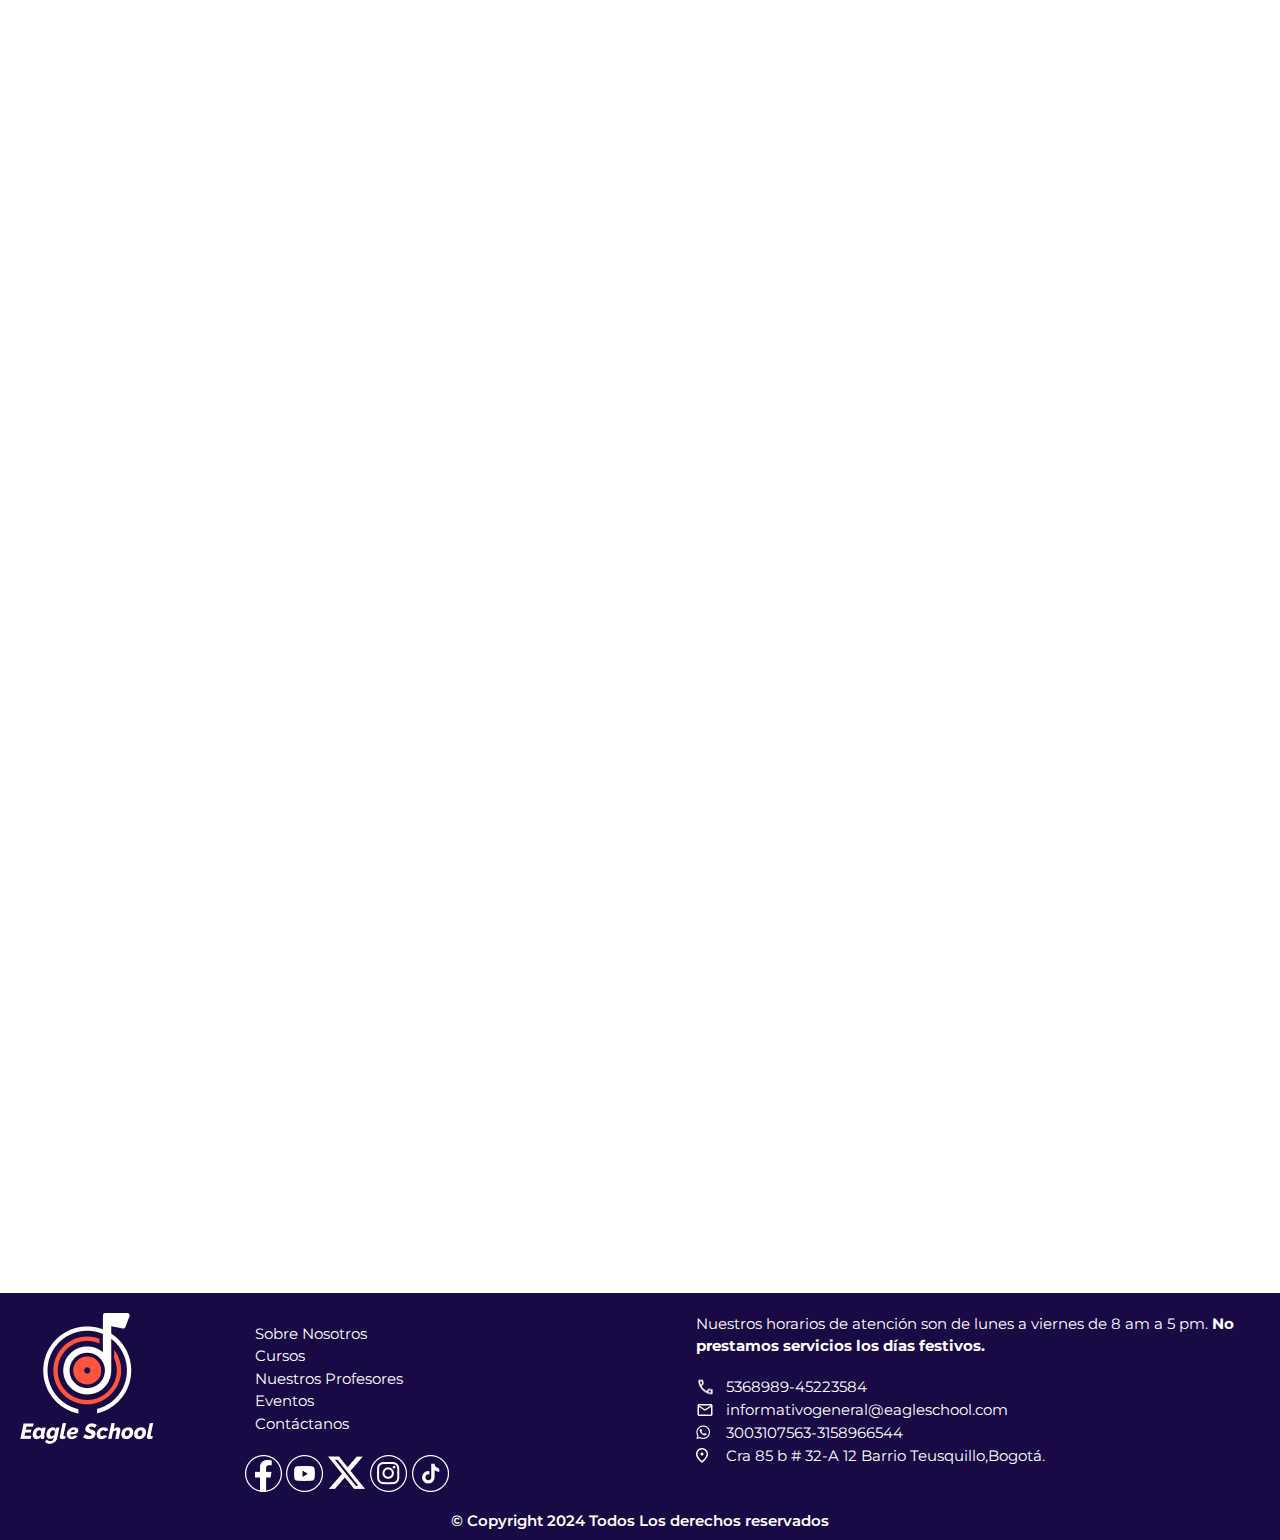
<file: pages/nuestros-profesores.html>
<!DOCTYPE html>
<html lang="es">
<head>
    <meta charset="UTF-8">
    <meta name="viewport" content="width=device-width, initial-scale=1.0">
    <meta name = "description" content = "Conoce a nuestros talentosos profesores de música: expertos musicos apasionados que guiarán tu proceso. Descubre sus perfiles y especialidades.">
    <meta name ="keywords" content="Profesores de música,profesores especializados,perfiles de profesores,mentor musical,desarrollo musical">
    <link rel ="shortcut icon" href="../assets/logo.png">
    <meta name="viewport" content="width=device-width, initial-scale=1">
    <link href="https://cdn.jsdelivr.net/npm/bootstrap@5.3.3/dist/css/bootstrap.min.css" rel="stylesheet" integrity="sha384-QWTKZyjpPEjISv5WaRU9OFeRpok6YctnYmDr5pNlyT2bRjXh0JMhjY6hW+ALEwIH" crossorigin="anonymous">
    <link href="https://unpkg.com/aos@2.3.1/dist/aos.css" rel="stylesheet">
    <link rel="stylesheet" href="../css/styles.css"/>
    <link rel="preconnect" href="https://fonts.googleapis.com">
    <link rel="preconnect" href="https://fonts.gstatic.com" crossorigin>
    <link href="https://fonts.googleapis.com/css2?family=Montserrat:ital,wght@0,100..900;1,100..900&family=Raleway:ital,wght@0,500;1,500&display=swap" rel="stylesheet">
    <title>Eagle School</title>
</head>
<body>
    <header>
    <nav class="navbar navbar-expand-lg" style="background-color: #D0CCDC;">
        <div class="container-fluid d-flex">
            <a class="navbar-brand order-1 order-lg-1" href="../index.html">
                <img  class="logo" src="../assets/logo.png" alt="logo" title="logo-eagle-school"/>
            </a>
            <button class="navbar-toggler order-2 order-lg-2" type="button" data-bs-toggle="collapse" data-bs-target="#navbarTogglerDemo03" aria-controls="navbarTogglerDemo03" aria-expanded="false" aria-label="Toggle navigation">
                <span class="navbar-toggler-icon"></span>
            </button>
            <div class="navbar-collapse justify-content-center order-3" id="navbarTogglerDemo03">
                <ul class="navbar-nav">
                    <li class="nav-item">
                        <a class="nav-link" aria-current="page" href="../pages/sobre-nosotros.html">Sobre Nosotros</a>
                    </li>
                    <li class="nav-item">
                        <a class="nav-link" href="../pages/cursos.html">Cursos</a>
                    </li>
                    <li class="nav-item">
                        <a class="nav-link" href="../pages/nuestros-profesores.html">Nuestros Profesores</a>
                    </li>
                    <li class="nav-item">
                        <a class="nav-link" href="../pages/eventos.html">Eventos</a>
                    </li>
                    <li class="nav-item">
                        <a class="boton" href="../index.html#contactanos">Contáctanos</a>
                    </li>
                </ul>
            </div>
        </div>
    </nav>
        <div class="caja">
            <div class="header"data-aos="fade-up" data-aos-duration="3000">
                <h1 class="titles--white">Profesores Eagle School</h1>
                    <p class="text-white">Tenemos un equipo de profesores experimentados y altamente cualificados que te brindarán una enseñanza excepcional en cada paso de tu camino para convertirte en un artista musical. Nuestros docentes están comprometidos en guiarte con pasión y dedicación hacia el éxito en tu carrera artística.</p>
            </div>
            <div class="foto-header" data-aos="fade-up" data-aos-duration="3000">
                <img class="foto-np" src="../assets/hombre-guitarra-rock.png" alt="hombre-rockero" title="hombre-rockero" />
            </div>
        </div>
    </header>
<main>
<article class="card-cursos-2" data-aos="fade-up"data-aos-anchor-placement="top-bottom">
    <img class="foto-izq"src="../assets/camilo.png" alt="hombre-cantando" title="hombre-cantando" />
    <img class="foto-mobile"src="../assets/camilo-mobile.png" alt="hombre-cantando" title="hombre-cantando" />
    <div class="grid.card">
        <div class="logos-profes">
            <a href="https://www.youtube.com" target="_blank">
                <img src="../assets/youtube.png" alt="youtube" />
            </a>
            <a href="https://www.instagram.com" target="_blank">
                <img src="../assets/instagram.png" alt="instagram" />
            </a>
        </div>
    <h2 class="titles-card-p" id="tecnica-vocal">Camilo Benavides</h2>
    <h4><strong class="subtitles subtitles-card-2">Profesor de Técnica vocal</strong></h4>
    <p class="text">Cantautor y músico reconocido; con más de <strong>25 años</strong> de experiencia como cantante, compositor y guitarrista.</p>
    <h4><strong class="subtitles subtitles-card-2">Mis logros incluyen</strong></h4>
    <ul class="list">
        <li>Premios y reconocimientos como cantante y docente.</li>
        <li>Entrenamiento vocal a cantantes de renombre.</li>
        <li>Grabaciones en estudio con bandas o músicos destacados.</li>
        <li>Desarrollo de un estilo musical distintivo y versátil.</li>
    </ul> 
    <a  class="boton-card" href="../index.html#contactanos">Unirme a clase gratis</a>
</div>  
</article>           
    <article class="card-cursos-2"  data-aos="fade-up"data-aos-anchor-placement="top-bottom">
        <img class="foto-mobile" src="../assets/juliana-mobile.png" alt="mujer-tocando-la-guitarra" title="mujer-tocando-la-guitarra" />
        <div class="grid.card">
            <div class="logos-profes">
                <a href="https://www.youtube.com" target="_blank">
                    <img src="../assets/youtube.png" alt="youtube" />
                </a>
                <a href="https://www.instagram.com" target="_blank">
                    <img src="../assets/instagram.png" alt="instagram" />
                </a>
            </div>
        <h2 class="titles-card-p" id="bateria">Juliana Mendoza</h2>
        <h4><strong class="subtitles subtitles-card-2">Profesora de Batería</strong></h4>
        <p class="text">Profesional, amante de la música alternativa ; con más de<strong> 15 años</strong> de experiencia como baterista y docente.</p>
        <h4><strong class="subtitles subtitles-card-2">Mis logros incluyen</strong></h4>
        <ul class="list">
            <li>Premios y reconocimientos como baterista y docente.</li>
            <li>Grabaciones en estudio con bandas o músicos destacados.</li>
            <li>Colaboraciones exitosas con otros músicos o bandas.</li>
            <li>Participación en conciertos y festivales de música reconocidos.</li>
        </ul>
        <a  class="boton-card" href="../index.html#contactanos">Unirme a clase gratis</a>
    </div>
    <img class="foto-der" src="../assets/juliana.png" alt="mujer-tocando-la-bateria" title="mujer-tocando-la-bateria" />  
    </article>
<article class="card-cursos-2"  data-aos="fade-up"data-aos-anchor-placement="top-bottom">
    <img class="foto-izq" src="../assets/marcela.png" alt="mujer-tocando-la-guitarra" title="mujer-tocando-la-guitarra" />
    <img class="foto-mobile" src="../assets/marcela-mobile.png" alt="mujer-tocando-la-guitarra" title="mujer-tocando-la-guitarra" />
    <div class="grid.card">
        <div class="logos-profes">
            <a href="https://www.youtube.com" target="_blank">
                <img src="../assets/youtube.png" alt="youtube" />
            </a>
            <a href="https://www.instagram.com" target="_blank">
                <img src="../assets/instagram.png" alt="instagram" />
            </a>
        </div>
    <h2 class="titles-card-p" id="guitarra">Marcela Rojas</h2>
    <h4><strong class="subtitles subtitles-card-2">Profesora de Guitarra</strong></h4>
    <p class="text">Guitarrista ,compositora y experta en arreglos musicales, con más de<strong> 18 años</strong>  experiencia en la industria musical.</p>
    <h4><strong class="subtitles subtitles-card-2">Mis logros incluyen</strong></h4>
    <ul class="list">
        <li>Participación en eventos culturares y sociales destacados.</li>
        <li>Grabaciones en estudio con bandas o músicos destacados.</li>
        <li>Colaboraciones exitosas con otros músicos o bandas.</li>
        <li>Experta en guitarra eléctrica y acústica,el arpa y el bajo.</li>
    </ul>
    <a  class="boton-card" href="../index.html#contactanos">Unirme a clase gratis</a>
</div>  
</article>           
    <article class="card-cursos-2"  data-aos="fade-up" data-aos-anchor-placement="top-bottom">
        <img class="foto-mobile"src="../assets/raul-mobile.png" alt="hombre-tocando-el-piano" title="hombre-tocando-el-piano" />
        <div class="grid.card">
            <div class="logos-profes">
                <a href="https://www.youtube.com" target="_blank">
                    <img src="../assets/youtube.png" alt="youtube" />
                </a>
                <a href="https://www.instagram.com" target="_blank">
                    <img src="../assets/instagram.png" alt="instagram" />
                </a>
            </div>
        <h2 class="titles-card-p" id="piano">Raúl Cepeda</h2>
        <h4><strong class="subtitles subtitles-card-2">Profesor de Piano</strong></h4>
        <p class="text">Pianista profesional y compositor con una carrera de más <strong>20 años</strong> de tocando en la Orquesta filarmónica y  eventos internacionales.</p>
        <h4><strong class="subtitles subtitles-card-2">Mis logros incluyen</strong></h4>
        <ul class="list">
            <li>Premios y reconocimientos como pianista.</li>
            <li>Grabaciones en estudio con bandas o músicos destacados.</li>
            <li>Colaboraciones exitosas con otros músicos o bandas.</li>
            <li>Manejo de composición y arreglos para música clásica y moderna</li>
        </ul>
        <a  class="boton-card" href="../index.html#contactanos">Unirme a clase gratis</a>
    </div>
    <img class="foto-der"src="../assets/raul.png" alt="hombre-tocando-el-piano" title="hombre-tocando-el-piano" /> 
    </article>
                    
    </main>
    <footer class="footer">
        <div class ="columna" >
        <a href="../index.html">
            <img class="logo-footer" src="../assets/logo-footer.png" alt="Logo" title="logo-eagle-school" /></a>
        </div>
        <div class="columna" id="columna-2">
            <ul class="lista">
                <li><a href="../pages/sobre-nosotros.html">Sobre Nosotros</a></li>
                <li><a href="../pages/cursos.html">Cursos</a></li>
                <li><a href="../pages/nuestros-profesores.html">Nuestros Profesores</a></li>
                <li><a href="../pages/eventos.html">Eventos</a></li>
                <li><a href="../index.html#contactanos">Contáctanos</a>
            </ul>
            <div class="logos-redes">
            <a href="https://www.facebook.com/?locale=es_LA" target="_blank">
                <img src="../assets/facebook-footer.png" alt="facebook" title="logo-facebook"/></a>
            <a href="https://www.youtube.com" target="_blank">
                <img src="../assets/youtube-footer.png" alt="youtube" title="logo-youtube"/></a>
            <a href="https://twitter.com/?lang=es" target="_blank">
                <img src="../assets/twitter-footer.png" alt="twitter" title="logo-twitter"/></a>
            <a href="https:..//www.instagram.com" target="_blank">
                <img src="../assets/instagram-footer.png" alt="instagram" title="instagram" /></a>
            <a href="https://www.tiktok.com/es/" target="_blank">
                <img src="../assets/tiktok-footer.png" alt="tik-tok" title="logo-tik-tok"/></a>
        </div>
        </div>
        <div class="columna">
            <p class="text text--footer">
                Nuestros horarios de atención son de lunes a viernes de 8 am a 5
                pm.<strong> No prestamos servicios los días festivos.</strong> 
            </p>
            <h4 class="telefono" class="separacion">5368989-45223584</h4>
            <h4 class="correo"class="separacion">informativogeneral@eagleschool.com</h4>
            <h4 class="whatsapp"class="separacion">3003107563-3158966544</h4>
            <h4 class="direccion"class="separacion">Cra 85 b # 32-A 12 Barrio Teusquillo,Bogotá.</h4>
        </div>
    </footer>
    <h4 class="copy">© Copyright 2024 Todos Los derechos reservados</h4>
<script src="https://cdn.jsdelivr.net/npm/bootstrap@5.3.3/dist/js/bootstrap.bundle.min.js" integrity="sha384-YvpcrYf0tY3lHB60NNkmXc5s9fDVZLESaAA55NDzOxhy9GkcIdslK1eN7N6jIeHz" crossorigin="anonymous"></script>  
<script src="https://unpkg.com/aos@2.3.1/dist/aos.js"></script>
    <script>
        AOS.init();
    </script>
</body>
</html>
</file>
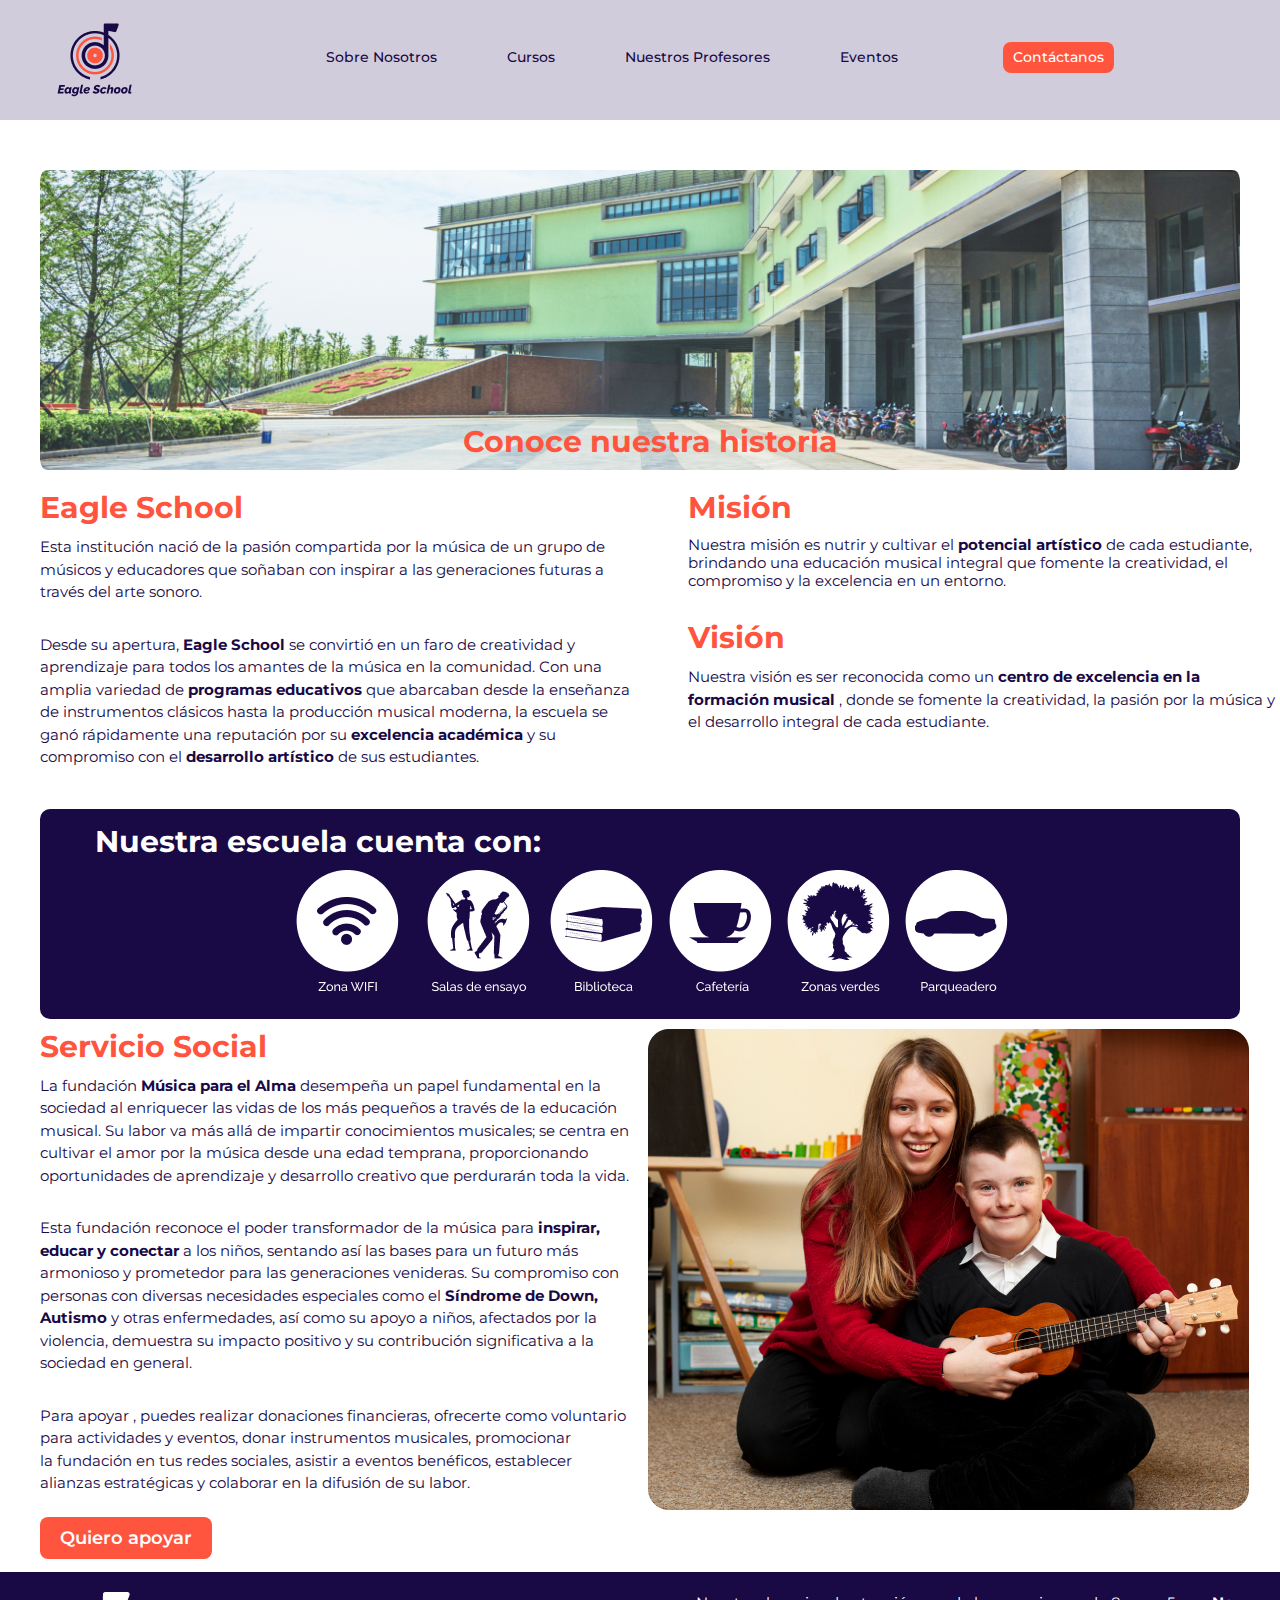
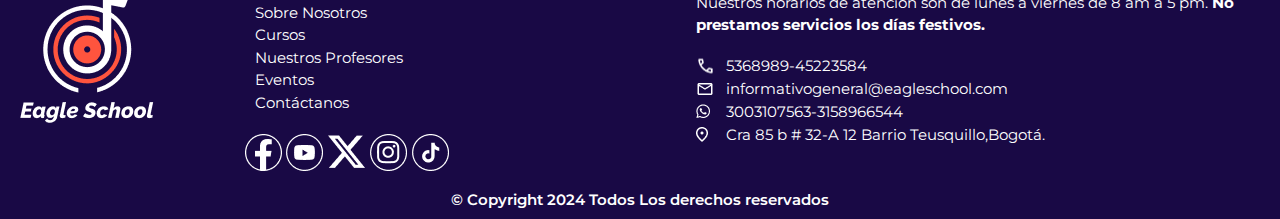
<file: pages/sobre-nosotros.html>
<!DOCTYPE html>
<html lang="es">
<head>
    <meta charset="UTF-8">
    <meta name="viewport" content="width=device-width, initial-scale=1.0">
    <meta name = "description" content = "Conoce nuestra historia en la escuela de música: un legado de pasión por la música. Conoce nuestras áreas especializadas y nuestra fundacion de musica">
    <meta name ="keywords" content="Historia de la escuela de música,areas de la escuela de música,fundación de la escuela de música,pasión por la música,excelencia musical">
    <link rel ="shortcut icon" href="../assets/logo.png">
    <meta name="viewport" content="width=device-width, initial-scale=1">
    <link href="https://cdn.jsdelivr.net/npm/bootstrap@5.3.3/dist/css/bootstrap.min.css" rel="stylesheet" integrity="sha384-QWTKZyjpPEjISv5WaRU9OFeRpok6YctnYmDr5pNlyT2bRjXh0JMhjY6hW+ALEwIH" crossorigin="anonymous">
    <link rel="stylesheet" href="../css/styles.css"/>
    <link rel="preconnect" href="https://fonts.googleapis.com">
<link rel="preconnect" href="https://fonts.gstatic.com" crossorigin>
<link href="https://fonts.googleapis.com/css2?family=Montserrat:ital,wght@0,100..900;1,100..900&family=Raleway:ital,wght@0,500;1,500&display=swap" rel="stylesheet">
    <title>Eagle School</title>
</head>
<body>
    <header>
    <nav class="navbar navbar-expand-lg" style="background-color: #D0CCDC;">
        <div class="container-fluid d-flex">
            <a class="navbar-brand order-1 order-lg-1" href="../index.html">
                <img  class="logo" src="../assets/logo.png" alt="logo" title="logo-eagle-school"/>
            </a>
            <button class="navbar-toggler order-2 order-lg-2" type="button" data-bs-toggle="collapse" data-bs-target="#navbarTogglerDemo03" aria-controls="navbarTogglerDemo03" aria-expanded="false" aria-label="Toggle navigation">
                <span class="navbar-toggler-icon"></span>
            </button>
            <div class="navbar-collapse justify-content-center order-3" id="navbarTogglerDemo03">
                <ul class="navbar-nav">
                    <li class="nav-item">
                        <a class="nav-link" aria-current="page" href="../pages/sobre-nosotros.html">Sobre Nosotros</a>
                    </li>
                    <li class="nav-item">
                        <a class="nav-link" href="../pages/cursos.html">Cursos</a>
                    </li>
                    <li class="nav-item">
                        <a class="nav-link" href="../pages/nuestros-profesores.html">Nuestros Profesores</a>
                    </li>
                    <li class="nav-item">
                        <a class="nav-link" href="../pages/eventos.html">Eventos</a>
                    </li>
                    <li class="nav-item">
                        <a class="boton" href="../index.html#contactanos">Contáctanos</a>
                    </li>
                </ul>
            </div>
        </div>
    </nav>
    <div  class="foto-escuela">
        <h1  class="titles">Conoce nuestra historia</h1>
    </div>
    </header>
    <main>
        <section>
            <div class="row">
                <div class="col-xl-6 p-8 my-8">
                    <h2 class="titles">Eagle School</h2>
                            <p class="text text--morado">Esta institución nació de la pasión compartida por la música de un grupo de músicos y educadores que soñaban con inspirar a las generaciones futuras a través del arte sonoro.</p>
                            <p class="text text--morado">Desde su apertura,<strong> Eagle School</strong> se convirtió en un faro de creatividad y aprendizaje para todos los amantes de la música en la comunidad. Con una amplia variedad de <strong> programas educativos </strong> que abarcaban desde la enseñanza de instrumentos clásicos hasta la producción musical moderna, la escuela se ganó rápidamente una reputación por
                            su <strong>excelencia académica</strong> y su compromiso con el <strong>desarrollo artístico </strong>
                            de sus estudiantes.</p>
                </div>
                <div class="col-xl-6 p-8 my-8" >
                    <h2 class="titles">Misión<h2>
                        <p class="text text--morado">Nuestra misión es nutrir y cultivar el<strong> potencial artístico </strong> de cada estudiante, brindando una educación musical integral que fomente la creatividad, el compromiso y la excelencia en un entorno.</p>
                        <h2 class="titles">Visión</h2>
                        <p class="text text--morado">Nuestra visión es ser reconocida como un <strong> centro de excelencia en la formación musical </strong> , donde se fomente la creatividad, la pasión por la música y el desarrollo integral de cada estudiante.</p>
                </div>
        </section>
        <section>
            <article class="areas-escuela">
                <h2 class="titles titles--white">Nuestra escuela cuenta con:</h2>
            <ul class="areas">
                <img src="../assets/zona-wifi.png" alt="zona-wifi" title="zona-wifi">
                <img src="../assets/salas-de-ensayo.png" alt="salas-de-ensayo" title="salas-de-ensayo">
                <img src="../assets/biblioteca.png" alt="biblioteca" title="biblioteca">
                <img src="../assets/cafeteria.png" alt="cafeteria" title="cafeteria">
                <img src="../assets/zonas-verdes.png" alt="zonas-verdes" title="zonas-verdes">
                <img src="../assets/parqueadero.png" alt="parqueadero" title="parqueadero">
            </ul>
            </article>
        </section>
        <section>
            <div class="row">
            <div class="col-xl-6 p-8" >
                <h2 class="titles">Servicio Social</h2>
                <p class="text text--morado">La fundación <strong> Música para el Alma </strong>desempeña un papel fundamental en la sociedad al enriquecer las vidas de los más pequeños a través de la educación musical. Su labor va más allá de impartir conocimientos musicales; se centra en cultivar el amor por la música desde una edad temprana, proporcionando oportunidades de aprendizaje y desarrollo creativo que perdurarán toda la vida.</p>
                <p class="text text--morado">Esta fundación reconoce el poder transformador de la música para<strong> inspirar, educar y conectar  </strong> a los niños, sentando así las bases para un futuro más armonioso y prometedor para las generaciones venideras.
                    Su compromiso con personas con diversas necesidades especiales como el<strong> Síndrome de Down, Autismo </strong>y otras enfermedades, así como su apoyo a niños, 
                    afectados por la violencia, demuestra su impacto positivo y su contribución significativa a la sociedad en general.</p>
                <p class="text text--morado">Para apoyar , puedes realizar donaciones financieras, ofrecerte como voluntario para actividades y eventos, donar instrumentos musicales, promocionar la fundación en tus redes sociales, 
                    asistir a eventos benéficos, establecer alianzas estratégicas y colaborar en la difusión de su labor.</p>
            </div>
            <div class="col-xl-6 p-8" >
                <img  class="foto-mn"src="../assets/mujer-y-niño.png" alt="mujer-y-niño-con-sindrome-de-down" title="mujer-y-niño-con-sindrome-de-down">
            </div>
            <div class="col-xl-6 p-8" >
                <a class="boton" href="../index.html#contactanos">Quiero apoyar</a> 
            </div>
        </section>
    </main> 
            <footer class="footer">
                <div class ="columna" >
                <a href="../index.html">
                    <img class="logo-footer" src="../assets/logo-footer.png" alt="Logo" title="logo-eagle-school" /></a>
                </div>
                <div class="columna" id="columna-2">
                    <ul class="lista">
                        <li><a href="../pages/sobre-nosotros.html">Sobre Nosotros</a></li>
                        <li><a href="../pages/cursos.html">Cursos</a></li>
                        <li><a href="../pages/nuestros-profesores.html">Nuestros Profesores</a></li>
                        <li><a href="../pages/eventos.html">Eventos</a></li>
                        <li><a href="../index.html#contactanos">Contáctanos</a>
                    </ul>
                    <div class="logos-redes">
                    <a href="https://www.facebook.com/?locale=es_LA" target="_blank">
                        <img src="../assets/facebook-footer.png" alt="facebook" title="logo-facebook"/></a>
                    <a href="https://www.youtube.com" target="_blank">
                        <img src="../assets/youtube-footer.png" alt="youtube" title="logo-youtube"/></a>
                    <a href="https://twitter.com/?lang=es" target="_blank">
                        <img src="../assets/twitter-footer.png" alt="twitter" title="logo-twitter"/></a>
                    <a href="https:..//www.instagram.com" target="_blank">
                        <img src="../assets/instagram-footer.png" alt="instagram" title="instagram" /></a>
                    <a href="https://www.tiktok.com/es/" target="_blank">
                        <img src="../assets/tiktok-footer.png" alt="tik-tok" title="logo-tik-tok"/></a>
                </div>
                </div>
                <div class="columna">
                    <p class="text text--footer">
                        Nuestros horarios de atención son de lunes a viernes de 8 am a 5
                        pm.<strong> No prestamos servicios los días festivos.</strong> 
                    </p>
                    <h4 class="telefono" class="separacion">5368989-45223584</h4>
                    <h4 class="correo"class="separacion">informativogeneral@eagleschool.com</h4>
                    <h4 class="whatsapp"class="separacion">3003107563-3158966544</h4>
                    <h4 class="direccion"class="separacion">Cra 85 b # 32-A 12 Barrio Teusquillo,Bogotá.</h4>
                </div>
            </footer>
            <h4 class="copy">© Copyright 2024 Todos Los derechos reservados</h4>
        <script src="https://cdn.jsdelivr.net/npm/bootstrap@5.3.3/dist/js/bootstrap.bundle.min.js" integrity="sha384-YvpcrYf0tY3lHB60NNkmXc5s9fDVZLESaAA55NDzOxhy9GkcIdslK1eN7N6jIeHz" crossorigin="anonymous"></script>  
    </body>
</html>
</file>
<file: css/styles.css>
@import url("https://fonts.googleapis.com/css2?family=Montserrat:ital,wght@0,100..900;1,100..900&display=swap");
html body main .areas-escuela .titles, html body header .caja .header .titles--white, html body .contactanos .subtitles, html body .contactanos .titles, html body main article .subtitles, html body main article .titles, html body header .caja-1 .header .titles--white, html body main .titles, html body header .foto-escuela .titles {
  text-align: left;
  font-family: "Montserrat", sans-serif;
  font-weight: 700;
  font-size: 3rem;
  color: white;
}

.copy, footer .text--footer, html body main .text, html body header .caja .header .text-white, html body main .grid-cursos .card-naranja .texto-fondo .text-white, html body main .grid-cursos .card-morada .texto-fondo .text-white, html body header .caja-1 .header .text-white {
  font-family: "Montserrat", sans-serif;
  font-weight: 400;
  font-size: 1.5rem;
  color: white;
}

html body header .caja .header, html body header .caja-1 .header {
  display: flex;
  flex-direction: column;
  justify-content: flex-start;
  color: white;
  border-radius: 1rem 0 0 1rem;
  margin-top: 5rem;
  margin-left: 4rem;
  margin-bottom: 1.5rem;
  margin-right: 0;
  height: 30rem;
}

html body main .boton, html body .contactanos .form form .boton, html body header .caja-1 .header .boton, nav .boton {
  font-family: "Montserrat", sans-serif;
  font-size: 1.8rem;
  padding: 1rem 2rem;
  text-decoration: none;
  border-radius: 0.8rem;
  background-color: #FF543E;
  color: white;
  font-weight: 600;
  margin-bottom: 2rem;
  margin-left: 4rem;
  outline: none;
  border: none;
}

html body main .titles, html body header .foto-escuela .titles {
  color: #FF543E;
  padding-top: 3rem;
  padding-right: 2rem;
  padding-left: 4rem;
  padding-bottom: 0.5rem;
}

* {
  margin: 0;
  padding: 0;
  box-sizing: border-box;
  width: 100;
}

nav .boton {
  margin-top: 1.5rem;
  font-size: 1.4rem;
  font-weight: 500;
  padding: 0.5rem 1rem;
  text-align: center;
  display: inline-block;
  box-sizing: border-box;
}
nav .boton:hover {
  background-color: #FA3C23;
}
@media screen and (min-width: 375px) and (max-width: 768px) {
  nav .boton {
    margin-left: 0;
  }
}
nav .logo {
  padding-top: 1rem;
  padding-right: 1rem;
  padding-bottom: 1rem;
  padding-left: 4rem;
}
@media screen and (max-width: 374px) {
  nav .logo {
    padding-top: 1rem;
    padding-right: 1rem;
    padding-bottom: 1rem;
    padding-left: 1rem;
  }
}
nav .nav-link {
  margin-right: 6rem;
  font-family: "Montserrat", sans-serif;
  font-weight: 500;
  font-size: 1.4rem;
  color: #190945;
  padding-top: 2rem;
  vertical-align: middle;
}

html {
  font-size: 62.5%;
  /*1 rem = 10px*/
}
html body {
  background-color: white;
  overflow-x: hidden;
}
html body header .caja-1 {
  display: flex;
  flex-direction: row;
}
@media screen and (max-width: 374px) {
  html body header .caja-1 {
    display: grid;
    grid-template-columns: 1fr;
  }
}
html body header .caja-1 .header {
  align-items: center;
  background-color: #190945;
}
@media screen and (max-width: 374px) {
  html body header .caja-1 .header {
    height: 320px;
    margin-top: 3rem;
    margin-right: 3rem;
    margin-left: 3rem;
    margin-bottom: 0;
    width: 83%;
    border-radius: 1rem 1rem 0 0;
    padding-right: 1rem;
    padding-left: 1rem;
    padding-bottom: 1rem;
  }
}
@media screen and (min-width: 375px) and (max-width: 768px) {
  html body header .caja-1 .header {
    width: 100%;
    height: 300px;
  }
}
@media screen and (max-width: 374px) {
  html body header .caja-1 .header .mujer-tablet {
    display: none;
  }
}
@media screen and (min-width: 1024px) {
  html body header .caja-1 .header .mujer-tablet {
    display: none;
  }
}
html body header .caja-1 .header .titles--white {
  padding-top: 3rem;
  padding-right: 2rem;
  padding-left: 4rem;
  padding-bottom: 0.5rem;
}
@media screen and (max-width: 374px) {
  html body header .caja-1 .header .titles--white {
    font-weight: 600;
    font-size: 2.3rem;
    padding-top: 2rem;
    padding-right: 1rem;
    padding-left: 1rem;
    padding-bottom: 0.5rem;
  }
}
@media screen and (min-width: 375px) and (max-width: 768px) {
  html body header .caja-1 .header .titles--white {
    font-weight: 580;
    font-size: 2.2rem;
    padding-top: 2.5rem;
    padding-right: 2rem;
    padding-left: 2rem;
    padding-bottom: 0.5rem;
  }
}
html body header .caja-1 .header .text-white {
  padding-left: 4rem;
  padding-bottom: 2rem;
  padding-right: 2rem;
}
@media screen and (max-width: 374px) {
  html body header .caja-1 .header .text-white {
    font-weight: 400;
    font-size: 1.2rem;
    padding: 1rem;
  }
}
@media screen and (min-width: 375px) and (max-width: 768px) {
  html body header .caja-1 .header .text-white {
    font-weight: 400;
    font-size: 1.2rem;
    padding-left: 2rem;
    padding-bottom: 0.5rem;
    padding-right: 2rem;
  }
}
html body header .caja-1 .header .boton {
  align-self: flex-start;
}
html body header .caja-1 .header .boton:hover {
  background-color: #FA3C23;
}
@media screen and (max-width: 374px) {
  html body header .caja-1 .header .boton {
    padding: 0.5rem 5rem;
    margin-left: none;
    margin-right: 1rem;
  }
}
@media screen and (min-width: 375px) and (max-width: 768px) {
  html body header .caja-1 .header .boton {
    padding: 0.5rem 5rem;
    margin-left: 2rem;
    margin-right: 1rem;
  }
}
html body header .caja-1 .foto-header .foto-mujer {
  background: linear-gradient(305deg, hsl(256, 77%, 15%) 0%, hsl(256, 91%, 19%) 25%, hsl(257, 63%, 36%) 50%, hsl(256, 52%, 59%) 75%, hsl(254, 59%, 64%) 100%);
  margin-top: 5rem;
  margin-right: 4rem;
  margin-bottom: 1.5rem;
  height: 30rem;
  border-radius: 0 1rem 1rem 0;
}
@media screen and (max-width: 374px) {
  html body header .caja-1 .foto-header .foto-mujer {
    width: 83%;
    margin-top: 0;
    margin-right: 3rem;
    margin-left: 3rem;
    height: 180px;
    border-radius: 0 0 1rem 1rem;
  }
}
@media screen and (min-width: 375px) and (max-width: 768px) {
  html body header .caja-1 .foto-header .foto-mujer {
    display: none;
  }
}
html body header .caja-1 .foto-header .mujer-tablet {
  background-color: rgb(25, 9, 69);
  background: linear-gradient(305deg, hsl(256, 77%, 15%) 0%, hsl(256, 91%, 19%) 25%, hsl(257, 63%, 36%) 50%, hsl(256, 52%, 59%) 75%, hsl(254, 59%, 64%) 100%);
  margin-top: 5rem;
  margin-right: 4rem;
  margin-bottom: 1.5rem;
  height: 30rem;
  border-radius: 0 1rem 1rem 0;
}
@media screen and (min-width: 1024px) {
  html body header .caja-1 .foto-header .mujer-tablet {
    display: none;
  }
}
@media screen and (max-width: 374px) {
  html body header .caja-1 .foto-header .mujer-tablet {
    display: none;
  }
}
html body main article .titles {
  color: #FF543E;
  padding-top: 0.5rem;
  padding-right: 2rem;
  padding-left: 4rem;
  padding-bottom: 0.5rem;
}
@media screen and (max-width: 374px) {
  html body main article .titles {
    font-weight: 700;
    font-size: 2.2rem;
    padding-top: 1rem;
    padding-right: 2rem;
    padding-left: 4rem;
    padding-bottom: 0.5rem;
  }
}
html body main article .subtitles {
  font-size: 1.8rem;
  color: #190945;
  padding-left: 40px;
  padding-bottom: 20px;
}
@media screen and (max-width: 374px) {
  html body main article .subtitles {
    font-weight: 650;
    font-size: 1.5rem;
    padding-top: 0.5rem;
    padding-right: 2rem;
    padding-left: 4rem;
    padding-bottom: 0.5rem;
  }
}
@media screen and (min-width: 375px) and (max-width: 768px) {
  html body main article .subtitles {
    padding-right: 3rem;
  }
}
html body main .grid-cursos {
  display: grid;
  grid-template-columns: repeat(4, 1fr);
  gap: 20px;
  color: white;
  font-family: "Montserrat", sans-serif;
  font-weight: 400;
  font-size: 1rem;
  padding-top: 1rem;
  padding-right: 4rem;
  padding-left: 4rem;
  padding-bottom: 0.5rem;
}
@media screen and (max-width: 374px) {
  html body main .grid-cursos {
    display: grid;
    grid-template-columns: 1fr;
    padding-left: 3rem;
    padding-right: 3rem;
  }
  html body main .grid-cursos .foto {
    display: none;
  }
}
@media screen and (min-width: 375px) and (max-width: 768px) {
  html body main .grid-cursos {
    display: grid;
    grid-template-columns: 1fr;
  }
  html body main .grid-cursos .foto {
    display: none;
  }
}
html body main .grid-cursos .card-naranja, html body main .grid-cursos .card-morada {
  background-color: #FF543E;
  border-radius: 3rem;
  text-align: left;
  gap: 2rem;
  height: 40rem;
  width: 100%;
  padding: 2rem;
  box-sizing: border-box;
}
@media screen and (min-width: 375px) and (max-width: 768px) {
  html body main .grid-cursos .card-naranja, html body main .grid-cursos .card-morada {
    height: 20rem;
  }
}
@media screen and (max-width: 374px) {
  html body main .grid-cursos .card-naranja, html body main .grid-cursos .card-morada {
    height: 30rem;
  }
}
html body main .grid-cursos .card-naranja .texto-fondo .title--card-1, html body main .grid-cursos .card-morada .texto-fondo .title--card-1 {
  font-weight: 600;
  font-size: 2.5rem;
  color: white;
  padding: 0.6rem;
}
@media screen and (max-width: 374px) {
  html body main .grid-cursos .card-naranja .texto-fondo .title--card-1, html body main .grid-cursos .card-morada .texto-fondo .title--card-1 {
    width: 83%;
    font-weight: 700;
    font-size: 2.2rem;
    padding-top: 1rem;
    padding-bottom: 0.5rem;
  }
}
html body main .grid-cursos .card-naranja .texto-fondo .text-white, html body main .grid-cursos .card-morada .texto-fondo .text-white {
  padding-left: 1rem;
  padding-bottom: 2rem;
  padding-right: 2rem;
}
@media screen and (max-width: 374px) {
  html body main .grid-cursos .card-naranja .texto-fondo .text-white, html body main .grid-cursos .card-morada .texto-fondo .text-white {
    font-weight: 400;
    font-size: 1.2rem;
    padding: 1rem;
  }
}
@media screen and (min-width: 375px) and (max-width: 768px) {
  html body main .grid-cursos .card-naranja .texto-fondo .text-white, html body main .grid-cursos .card-morada .texto-fondo .text-white {
    padding-left: 1rem;
    padding-bottom: 0;
  }
}
html body main .grid-cursos .card-naranja.card-morada, html body main .grid-cursos .card-morada.card-morada {
  background-color: #190945;
  padding-bottom: 10px;
}
html body main .grid-cursos .card-naranja .flecha-enlace, html body main .grid-cursos .card-morada .flecha-enlace {
  padding-top: 2rem;
  max-width: 35%;
  margin-right: 2rem;
  float: right;
}
@media screen and (max-width: 374px) {
  html body main .grid-cursos .card-naranja .flecha-enlace, html body main .grid-cursos .card-morada .flecha-enlace {
    padding-top: 0.5rem;
  }
}
@media screen and (min-width: 375px) and (max-width: 768px) {
  html body main .grid-cursos .card-naranja .flecha-enlace, html body main .grid-cursos .card-morada .flecha-enlace {
    padding: 0;
  }
}
html body .contactanos {
  margin-left: 4rem;
  margin-right: 2rem;
  border: 1px solid #190945;
  border-top-left-radius: 1rem;
  border-top-right-radius: 1rem;
  border-bottom: none;
}
@media screen and (max-width: 374px) {
  html body .contactanos {
    margin-left: 3.5rem;
    margin-right: 3rem;
  }
  html body .contactanos .foto-form {
    display: none;
  }
}
@media screen and (min-width: 375px) and (max-width: 768px) {
  html body .contactanos .foto-form {
    display: none;
  }
}
html body .contactanos .titles {
  color: #FF543E;
  padding-top: 0.5rem;
  padding-right: 2rem;
  padding-left: 4rem;
  padding-bottom: 0.5rem;
}
@media screen and (max-width: 374px) {
  html body .contactanos .titles {
    font-weight: 700;
    font-size: 2.2rem;
    padding-top: 1.5rem;
    padding-right: 2rem;
    padding-left: 2rem;
    padding-bottom: 0.5rem;
  }
}
html body .contactanos .subtitles {
  font-size: 1.8rem;
  color: #190945;
  padding-left: 40px;
  padding-bottom: 20px;
}
@media screen and (max-width: 374px) {
  html body .contactanos .subtitles {
    font-weight: 650;
    font-size: 1.5rem;
    padding-top: 0.5rem;
    padding-right: 2rem;
    padding-left: 2rem;
    padding-bottom: 0.5rem;
  }
}
@media screen and (min-width: 375px) and (max-width: 768px) {
  html body .contactanos .subtitles {
    padding-right: 3rem;
  }
}
html body .contactanos .form {
  display: flex;
  align-items: center;
}
html body .contactanos .form img {
  width: 50%;
}
html body .contactanos .form .text-form {
  padding-top: 0.5rem;
  padding-left: 0.5rem;
  padding-bottom: 0;
  padding-right: 0;
  font-weight: 600;
}
@media screen and (max-width: 374px) {
  html body .contactanos .form .text-form {
    margin-bottom: 0;
    padding-top: 1rem;
    padding-left: 1rem;
  }
}
html body .contactanos .form form {
  width: 85%;
  font-size: 1.5rem;
  font-family: "Montserrat", sans-serif;
  color: #190945;
  padding: 2rem;
  margin-top: 1rem;
  margin-left: 4rem;
  background-color: #D9D0F0;
  border-radius: 1rem;
}
@media screen and (max-width: 374px) {
  html body .contactanos .form form {
    max-width: 100%;
    font-size: 1.2rem;
    font-weight: 500;
    margin-left: 2rem;
    padding: 0;
    margin-top: 0;
  }
}
html body .contactanos .form form input {
  border: none;
  border-radius: 4px;
  padding: 1rem;
  margin-bottom: 0.2rem;
}
@media screen and (max-width: 374px) {
  html body .contactanos .form form input {
    margin: 1rem;
    outline: none;
    border: 0;
    max-width: 100%;
    width: 200px;
  }
}
html body .contactanos .form form input:focus {
  outline: none;
  border-color: #190945;
  border-width: 0.1rem;
  border-style: solid;
}
html body .contactanos .form form textarea {
  border-radius: 4px;
  outline: none;
  border: 1px solid transparent;
  width: 520px;
  padding: 15px;
}
@media screen and (max-width: 374px) {
  html body .contactanos .form form textarea {
    margin: 1rem;
    outline: none;
    border: 0;
    max-width: 90%;
  }
}
html body .contactanos .form form textarea:focus {
  border-color: #190945;
  border-width: 0.1rem;
  border-style: solid;
}
html body .contactanos .form form .boton {
  max-width: 25%;
  background-color: #f87564;
  margin-right: 1rem;
  float: right;
  margin-top: 1rem;
}
@media screen and (max-width: 374px) {
  html body .contactanos .form form .boton {
    margin-left: 1rem;
    margin-right: 0.5rem;
    max-width: 90%;
    float: none;
  }
}

html {
  font-size: 62.5%;
  /*1 rem = 10px*/
}
html body {
  background-color: white;
  overflow-x: hidden;
}
html body header .pareja-musicos {
  position: relative;
  top: 0;
  left: 0;
  margin-top: 5rem;
  margin-left: 63rem;
  margin-bottom: 1.5rem;
  margin-right: 5rem;
}
@media screen and (max-width: 374px) {
  html body header .pareja-musicos {
    margin-left: 2rem;
    margin-right: 2rem;
    margin-top: 3rem;
    margin-bottom: 20rem;
    height: 195px;
  }
}
@media screen and (min-width: 375px) and (max-width: 768px) {
  html body header .pareja-musicos {
    margin-bottom: 5rem;
    margin-left: 4rem;
    margin-right: 4rem;
    height: 400px;
  }
}
html body header .titles--morado {
  text-align: left;
  font-family: "Montserrat", sans-serif;
  font-weight: 700;
  font-size: 3rem;
  color: #190945;
  padding-top: 1rem;
  padding-right: 1rem;
  padding-left: 1rem;
  padding-bottom: 0.5rem;
}
@media screen and (max-width: 374px) {
  html body header .titles--morado {
    text-align: center;
    font-size: 2.3rem;
    padding: 0;
  }
}
html body header .subtitles-c {
  text-align: left;
  font-family: "Montserrat", sans-serif;
  font-weight: 700;
  font-size: 3rem;
  color: #FF543E;
  padding-top: 1rem;
  padding-right: 1rem;
  padding-left: 1rem;
  padding-bottom: 0.5rem;
}
@media screen and (max-width: 374px) {
  html body header .subtitles-c {
    text-align: center;
    font-weight: 800;
    font-size: 1.6rem;
    padding: 0;
  }
}
html body header .text--morado {
  font-family: "Montserrat", sans-serif;
  font-weight: 400;
  font-size: 1.5rem;
  color: #190945;
  padding-left: 1rem;
  padding-bottom: 0;
}
html body header a {
  color: #190945;
  font-weight: 600;
}
@media screen and (max-width: 374px) {
  html body header a {
    font-weight: 600;
    font-size: 1.5rem;
    padding: 0;
  }
}
html main .container {
  display: flex;
  flex-wrap: wrap;
}
html main .container .info-group {
  display: flex;
  align-items: center;
  flex: 1 1 100%;
}
@media screen and (max-width: 374px) {
  html main .container .info-group {
    align-items: unset;
  }
}
@media screen and (min-width: 375px) and (max-width: 768px) {
  html main .container .info-group {
    max-width: 120;
  }
}
html main .container .info-group h4 {
  margin: 0;
}
html main .container .info-group p {
  margin: 0;
  padding-left: 1rem;
  font-size: 1.3rem;
  font-weight: 500;
}
html main .container .info-group .text-e {
  text-align: left;
  font-family: "Montserrat", sans-serif;
  font-weight: 400;
  font-size: 1.5rem;
  color: #190945;
  padding: 0;
  margin: 0;
}
html main .container .info-group .subtitles-card-e {
  display: inline;
  margin-right: 0;
  padding-top: 5rem;
  padding-left: 0;
  padding-right: 0.5rem;
  padding-bottom: 0;
  margin-top: 5rem;
}
html main .container .info-group .icono-h,
html main .container .info-group .icono-l,
html main .container .info-group .icono-e {
  background-repeat: no-repeat;
  background-position: left center;
  padding-left: 2.5rem;
  margin-left: 2rem;
  margin-right: 0;
}
@media screen and (min-width: 375px) and (max-width: 768px) {
  html main .container .info-group .icono-h,
  html main .container .info-group .icono-l,
  html main .container .info-group .icono-e {
    margin-left: 0;
  }
}
html main .container .info-group .icono-h.icono-h,
html main .container .info-group .icono-l.icono-h,
html main .container .info-group .icono-e.icono-h {
  background-image: url(../assets/horario.png);
}
html main .container .info-group .icono-h.icono-l,
html main .container .info-group .icono-l.icono-l,
html main .container .info-group .icono-e.icono-l {
  background-image: url(../assets/location_on2.png);
}
html main .container .info-group .icono-h.icono-e,
html main .container .info-group .icono-l.icono-e,
html main .container .info-group .icono-e.icono-e {
  background-image: url(../assets/entrada.png);
}
@media screen and (max-width: 374px) {
  html main .container .info-group .icono-h.icono-e,
  html main .container .info-group .icono-l.icono-e,
  html main .container .info-group .icono-e.icono-e {
    background-position: unset;
  }
}
html main .container .boton-card {
  margin-top: 1rem;
}

html {
  font-size: 62.5%;
  /*1 rem = 10px*/
}
html body {
  background-color: white;
  overflow-x: hidden;
}
html body header .caja {
  position: relative;
}
html body header .caja .card-2 {
  position: absolute;
  z-index: 1;
  top: 15%;
  left: 0;
  border: 1px solid #190945;
  border-radius: 2rem;
  padding: 2.5rem;
  display: inline-block;
  background-color: white;
  margin-top: 2rem;
  margin-right: 55rem;
  margin-left: 4rem;
}
@media screen and (max-width: 374px) {
  html body header .caja .card-2 {
    padding: 1rem;
    margin-top: 5rem;
    margin-left: 3rem;
    width: 82%;
  }
}
@media screen and (min-width: 375px) and (max-width: 768px) {
  html body header .caja .card-2 {
    padding: 1rem;
    margin-right: 0;
    margin-top: 8rem;
    margin-left: 12rem;
    width: 70%;
  }
}
html body header .caja .hombre-guitarra {
  position: relative;
  top: 0;
  left: 0;
  margin-top: 5rem;
  margin-left: 63rem;
  margin-bottom: 1.5rem;
  margin-right: 5rem;
}
@media screen and (max-width: 374px) {
  html body header .caja .hombre-guitarra {
    margin-left: 2rem;
    margin-right: 2rem;
    margin-top: 3rem;
    margin-bottom: 23rem;
    height: 195px;
  }
}
@media screen and (min-width: 375px) and (max-width: 768px) {
  html body header .caja .hombre-guitarra {
    margin-bottom: 5rem;
    margin-left: 4rem;
    margin-right: 4rem;
    height: 400px;
  }
}
html body header .caja a {
  color: #190945;
  font-weight: 600;
}
@media screen and (max-width: 374px) {
  html body header .caja a {
    font-weight: 600;
    font-size: 1.5rem;
    padding: 0;
  }
}
html body main .card-cursos, html body main .card-cursos-2 {
  display: grid;
  grid-template-columns: 1fr 1fr;
  padding: 0;
  margin: 4rem;
  border-radius: 0 1rem 1rem 0;
  border: 1px solid #FF543E;
}
html body main .card-cursos-2 {
  border-radius: 1rem 0 0 1rem;
}
@media screen and (max-width: 374px) {
  html body main .card-cursos .foto-izq, html body main .card-cursos-2 .foto-izq {
    display: none;
  }
}
@media screen and (min-width: 375px) and (max-width: 768px) {
  html body main .card-cursos .foto-izq, html body main .card-cursos-2 .foto-izq {
    display: none;
  }
}
@media screen and (max-width: 374px) {
  html body main .card-cursos .foto-der, html body main .card-cursos-2 .foto-der {
    display: none;
  }
}
@media screen and (min-width: 375px) and (max-width: 768px) {
  html body main .card-cursos .foto-der, html body main .card-cursos-2 .foto-der {
    display: none;
  }
}
@media screen and (min-width: 1024px) {
  html body main .card-cursos .foto-mobile, html body main .card-cursos-2 .foto-mobile {
    display: none;
  }
}
html body main .card-cursos .titles, html body main .card-cursos-2 .titles {
  padding-left: 2rem;
  font-size: 2rem;
}
html body main .card-cursos .subtitles-card, html body main .card-cursos-2 .subtitles-card {
  padding-top: 1rem;
  padding-left: 0;
  padding-right: 2rem;
  padding-bottom: 0;
  margin: 0;
}
html body main .card-cursos .list, html body main .card-cursos-2 .list {
  padding: 0;
  margin-left: 1rem;
  margin-top: 0;
  margin-bottom: 0;
  font-size: 1.3rem;
  font-family: "Montserrat", sans-serif;
  color: #190945;
}
html body main .card-cursos .icono-r, html body main .card-cursos-2 .icono-r,
html body main .card-cursos .icono-i,
html body main .card-cursos-2 .icono-i,
html body main .card-cursos .icono-h,
html body main .card-cursos-2 .icono-h,
html body main .card-cursos .icono-d,
html body main .card-cursos-2 .icono-d,
html body main .card-cursos .icono-s,
html body main .card-cursos-2 .icono-s {
  background-repeat: no-repeat;
  background-position: left center;
  padding-left: 2.5rem;
  margin-left: 2rem;
  margin-right: 0;
}
html body main .card-cursos .icono-r.icono-r, html body main .card-cursos-2 .icono-r.icono-r,
html body main .card-cursos .icono-i.icono-r,
html body main .card-cursos .icono-h.icono-r,
html body main .card-cursos .icono-d.icono-r,
html body main .card-cursos .icono-s.icono-r {
  background-image: url(../assets/requisitos.png);
}
html body main .card-cursos .icono-r.icono-i,
html body main .card-cursos .icono-i.icono-i,
html body main .card-cursos-2 .icono-i.icono-i,
html body main .card-cursos .icono-h.icono-i,
html body main .card-cursos .icono-d.icono-i,
html body main .card-cursos .icono-s.icono-i {
  background-image: url(../assets/que-incluye.png);
}
html body main .card-cursos .icono-r.icono-h,
html body main .card-cursos .icono-i.icono-h,
html body main .card-cursos .icono-h.icono-h,
html body main .card-cursos-2 .icono-h.icono-h,
html body main .card-cursos .icono-d.icono-h,
html body main .card-cursos .icono-s.icono-h {
  background-image: url(../assets/horario.png);
}
html body main .card-cursos .icono-r.icono-d,
html body main .card-cursos .icono-i.icono-d,
html body main .card-cursos .icono-h.icono-d,
html body main .card-cursos .icono-d.icono-d,
html body main .card-cursos-2 .icono-d.icono-d,
html body main .card-cursos .icono-s.icono-d {
  background-image: url(../assets/duracion.png);
}
html body main .card-cursos .icono-r.icono-s,
html body main .card-cursos .icono-i.icono-s,
html body main .card-cursos .icono-h.icono-s,
html body main .card-cursos .icono-d.icono-s,
html body main .card-cursos .icono-s.icono-s,
html body main .card-cursos-2 .icono-s.icono-s {
  background-image: url(../assets/importante.png);
  padding-left: 1rem;
}

html {
  font-size: 62.5%;
  /*1 rem = 10px*/
}
html body {
  background-color: white;
  overflow-x: hidden;
}
html body header .caja {
  display: flex;
  flex-direction: row;
}
@media screen and (max-width: 374px) {
  html body header .caja {
    display: grid;
    grid-template-columns: 1fr;
  }
}
html body header .caja .foto-header .foto-np {
  background: linear-gradient(305deg, hsl(7, 55%, 56%) 0%, hsl(7, 60%, 60%) 25%, hsl(7, 73%, 58%) 50%, hsl(7, 74%, 50%) 75%, hsl(7, 95%, 38%) 100%);
  border-radius: 0.8px;
  margin-top: 5rem;
  margin-right: 4rem;
  margin-bottom: 1.5rem;
  height: 30rem;
  border-radius: 0 1rem 1rem 0;
}
@media screen and (max-width: 374px) {
  html body header .caja .foto-header .foto-np {
    width: 80%;
    margin-top: 0;
    margin-right: 3rem;
    margin-left: 3rem;
    margin-top: 0;
    height: 180px;
    border-radius: 0 0 1rem 1rem;
  }
}
html body header .caja .header {
  align-items: left;
  background-color: #FA3C23;
}
@media screen and (max-width: 374px) {
  html body header .caja .header {
    height: 305px;
    margin-top: 3rem;
    margin-right: 3rem;
    margin-left: 3rem;
    margin-bottom: 0;
    width: 80%;
    border-radius: 1rem 1rem 0 0;
    padding-right: 1rem;
    padding-left: 1rem;
    padding-bottom: 1rem;
  }
}
html body header .caja .header .titles--white {
  padding-top: 8rem;
  padding-right: 20px;
  padding-left: 40px;
  padding-bottom: 5px;
}
@media screen and (max-width: 374px) {
  html body header .caja .header .titles--white {
    font-weight: 600;
    font-size: 2.3rem;
    padding-top: 2rem;
    padding-right: 1rem;
    padding-left: 1rem;
    padding-bottom: 0.5rem;
  }
}
@media screen and (min-width: 375px) and (max-width: 768px) {
  html body header .caja .header .titles--white {
    padding-top: 2rem;
    padding-left: 3rem;
  }
}
html body header .caja .header .text-white {
  padding-left: 4rem;
  padding-right: 4rem;
  padding-bottom: 20px;
}
@media screen and (max-width: 374px) {
  html body header .caja .header .text-white {
    font-weight: 400;
    font-size: 1.2rem;
    padding: 1rem;
  }
}
@media screen and (min-width: 375px) and (max-width: 768px) {
  html body header .caja .header .text-white {
    font-weight: 400;
    font-size: 1.2rem;
    padding-left: 3rem;
    padding-bottom: 0.5rem;
    padding-right: 2rem;
  }
}
html body main .card-cursos, html body main .card-cursos-2 {
  display: grid;
  grid-template-columns: 1fr 1fr;
  margin: 4rem;
  border-radius: 1rem 1rem 1rem 1rem;
  border: 1px solid #FF543E;
}
@media screen and (max-width: 374px) {
  html body main .card-cursos, html body main .card-cursos-2 {
    border-radius: 1rem 1rem 1rem 1rem;
    display: grid;
    grid-template-columns: 1fr;
    margin: 3rem;
  }
}
@media screen and (min-width: 375px) and (max-width: 768px) {
  html body main .card-cursos, html body main .card-cursos-2 {
    border-radius: 1rem 1rem 1rem 1rem;
    display: grid;
    grid-template-columns: 1fr;
    margin: 3rem;
  }
}
html body main .card-cursos .grid.card, html body main .card-cursos-2 .grid.card {
  padding: 2rem;
  display: flex;
  flex-direction: column;
  justify-content: space-between;
}
html body main .card-cursos .logos-profes, html body main .card-cursos-2 .logos-profes {
  display: grid;
  grid-template-columns: 1fr 1fr;
  float: right;
  gap: 2rem;
  margin-top: 16rem;
  margin-right: 2.5rem;
}
@media screen and (max-width: 374px) {
  html body main .card-cursos .logos-profes, html body main .card-cursos-2 .logos-profes {
    display: none;
  }
}
@media screen and (min-width: 375px) and (max-width: 768px) {
  html body main .card-cursos .logos-profes, html body main .card-cursos-2 .logos-profes {
    margin-top: 3rem;
  }
}
html body main .card-cursos .foto-izq, html body main .card-cursos-2 .foto-izq {
  width: 100%;
  padding: 0;
  margin: 0;
  height: 100;
  border-radius: 1rem 8rem 8rem 1rem;
}
@media screen and (max-width: 374px) {
  html body main .card-cursos .foto-izq, html body main .card-cursos-2 .foto-izq {
    display: none;
  }
}
html body main .card-cursos .foto-der, html body main .card-cursos-2 .foto-der {
  width: 100%;
  padding: 0;
  margin: 0;
  height: 100;
  border-radius: 8rem 1rem 1rem 8rem;
}
@media screen and (max-width: 374px) {
  html body main .card-cursos .foto-der, html body main .card-cursos-2 .foto-der {
    display: none;
  }
}
html body main .card-cursos .foto-mobile, html body main .card-cursos-2 .foto-mobile {
  width: 100%;
  border-radius: 1rem 1rem 2rem 2rem;
}
@media screen and (min-width: 1024px) {
  html body main .card-cursos .foto-mobile, html body main .card-cursos-2 .foto-mobile {
    display: none;
  }
}
html body main .card-cursos .titles-card-p, html body main .card-cursos-2 .titles-card-p {
  padding-top: 4rem;
  padding-left: 2rem;
  padding-right: 2rem;
  padding-bottom: 0;
  margin-top: 10rem;
  font-size: 5rem;
  color: #FF543E;
  font-weight: 700;
}
@media screen and (max-width: 374px) {
  html body main .card-cursos .titles-card-p, html body main .card-cursos-2 .titles-card-p {
    font-weight: 700;
    font-size: 2.2rem;
    padding-top: 1.5rem;
    padding-right: 3rem;
    padding-left: 2rem;
    padding-bottom: 0.5rem;
    margin-top: 0.5rem;
  }
}
@media screen and (min-width: 375px) and (max-width: 768px) {
  html body main .card-cursos .titles-card-p, html body main .card-cursos-2 .titles-card-p {
    margin-top: 0;
    padding-top: 1rem;
  }
}
html body main .card-cursos .text, html body main .card-cursos-2 .text {
  padding-left: 2rem;
  margin: 0;
}
html body main .card-cursos .subtitles-card-2, html body main .card-cursos-2 .subtitles-card-2 {
  font-size: 2rem;
  padding-left: 2rem;
  margin: 0;
}
html body main .card-cursos .list, html body main .card-cursos-2 .list {
  padding-top: 0;
  padding-left: 1rem;
  padding-right: 0;
  padding-bottom: 1rem;
  margin-left: 3rem;
  margin-top: 0.5rem;
  margin-bottom: 0;
  font-size: 1.3rem;
  font-family: "Montserrat", sans-serif;
  color: #190945;
}
html body main .card-cursos .boton-card, html body main .card-cursos-2 .boton-card {
  display: flex;
  justify-content: center;
  float: left;
  font-family: "Montserrat", sans-serif;
  font-size: 1.8rem;
  text-decoration: none;
  border-radius: 8px;
  background-color: #f89a8c;
  color: white;
  font-weight: 600;
  margin-top: 0.2rem;
  margin-left: 2rem;
  margin-bottom: 1rem;
  border: 0.2rem solid #FF543E;
  padding: 1rem 1.5rem;
}
@media screen and (max-width: 374px) {
  html body main .card-cursos .boton-card, html body main .card-cursos-2 .boton-card {
    float: left;
    padding: 0.5rem;
    margin-left: 2rem;
    margin-right: 2rem;
    margin-bottom: 1rem;
    width: 85%;
  }
}
@media screen and (min-width: 375px) and (max-width: 768px) {
  html body main .card-cursos .boton-card, html body main .card-cursos-2 .boton-card {
    margin-bottom: 1rem;
  }
}
html body main .card-cursos .boton-card:hover, html body main .card-cursos-2 .boton-card:hover {
  background-color: #FF543E;
  color: white;
}

html {
  font-size: 62.5%;
  /*1 rem = 10px*/
}
html body {
  background-color: white;
  overflow-x: hidden;
}
html body header .foto-escuela {
  width: 100;
  height: 30rem;
  background-image: linear-gradient(to right, rgba(255, 255, 255, 0.137), rgba(255, 255, 255, 0.137)), url(../assets/escuela.png);
  background-position: center;
  background-size: cover;
  background-repeat: no-repeat;
  display: flex;
  justify-content: end;
  align-items: center;
  flex-direction: column;
  margin-top: 5rem;
  margin-left: 4rem;
  margin-bottom: 2rem;
  margin-right: 4rem;
  border-radius: 0.8rem;
}
@media screen and (max-width: 374px) {
  html body header .foto-escuela {
    margin-left: 3rem;
    margin-right: 3rem;
    margin-top: 3rem;
  }
}
@media screen and (max-width: 374px) {
  html body header .foto-escuela .titles {
    text-align: center;
    font-weight: 700;
    font-size: 2.5rem;
    padding: 0.2rem;
  }
}
html body main {
  margin-bottom: 2rem;
}
html body main .titles {
  padding-top: 0;
}
@media screen and (max-width: 374px) {
  html body main .titles {
    font-weight: 700;
    font-size: 2.2rem;
    padding-top: 1.5rem;
    padding-right: 3rem;
    padding-left: 3rem;
    padding-bottom: 0.5rem;
  }
}
@media screen and (min-width: 375px) and (max-width: 768px) {
  html body main .titles {
    padding-top: 0;
  }
}
html body main .text {
  color: #190945;
  padding-left: 4rem;
  padding-bottom: 2rem;
}
@media screen and (max-width: 374px) {
  html body main .text {
    font-weight: 400;
    font-size: 1.2rem;
    padding-left: 3rem;
    padding-right: 3rem;
    padding-bottom: 0;
  }
}
@media screen and (min-width: 375px) and (max-width: 768px) {
  html body main .text {
    padding-right: 2.5rem;
    padding-bottom: 1rem;
    font-size: 1.3rem;
  }
}
html body main .areas-escuela {
  border-radius: 1rem;
  justify-content: center;
  align-items: center;
  text-align: center;
  background-color: #190945;
  margin-top: 1rem;
  margin-left: 4rem;
  margin-bottom: 1rem;
  margin-right: 4rem;
  padding: 1.5rem;
}
@media screen and (max-width: 374px) {
  html body main .areas-escuela {
    border-radius: 1rem;
    justify-content: center;
    align-items: center;
    text-align: center;
    background-color: #190945;
    margin-top: 1rem;
    margin-left: 3rem;
    margin-bottom: 1rem;
    margin-right: 3rem;
    gap: 0.5rem;
    padding-bottom: 1rem;
  }
  html body main .areas-escuela img {
    height: 8rem;
    margin: 0.2rem;
  }
}
@media screen and (min-width: 375px) and (max-width: 768px) {
  html body main .areas-escuela {
    margin-right: 2.5rem;
  }
  html body main .areas-escuela img {
    height: 8rem;
    margin: 1rem;
  }
}
html body main .areas-escuela .titles {
  padding-top: 0;
  padding-right: 2rem;
  padding-left: 4rem;
  padding-bottom: 0.5rem;
}
@media screen and (max-width: 374px) {
  html body main .areas-escuela .titles {
    font-weight: 700;
    font-size: 2.2rem;
    padding-top: 1.5rem;
    padding-right: 2rem;
    padding-left: 2rem;
    padding-bottom: 0.5rem;
  }
}
@media screen and (max-width: 374px) {
  html body main .foto-mn {
    display: flex;
    flex-direction: column;
    height: 27rem;
    margin: 0;
    padding-left: 3rem;
    padding-bottom: 2rem;
  }
}
@media screen and (min-width: 375px) and (max-width: 768px) {
  html body main .foto-mn {
    display: none;
  }
}
html body main .boton {
  margin-bottom: 4rem;
  align-self: flex-start;
}
html body main .boton:hover {
  background-color: #FA3C23;
}
@media screen and (max-width: 374px) {
  html body main .boton {
    padding: 1rem 9rem;
    margin-left: 3rem;
    margin-right: 0;
    width: 91%;
  }
}
@media screen and (min-width: 375px) and (max-width: 768px) {
  html body main .boton {
    margin-top: 2rem;
  }
}

footer {
  display: grid;
  grid-template-columns: 1fr 2fr 2.5fr;
  justify-self: center;
  background-color: #190945;
  color: white;
  font-family: "Montserrat", sans-serif;
  font-weight: 400;
  font-size: 1.5rem;
  padding: 2rem;
  margin-top: 0;
}
@media screen and (max-width: 374px) {
  footer {
    display: grid;
    grid-template-columns: 1fr;
  }
}
@media screen and (max-width: 374px) {
  footer .logo-footer {
    height: 110px;
    padding-left: 11rem;
    padding-top: 1rem;
  }
}
@media screen and (min-width: 375px) and (max-width: 768px) {
  footer .logo-footer {
    height: 100px;
  }
}
footer .lista {
  list-style: none;
  padding: 1rem;
}
footer .lista a {
  color: white;
  font-family: "Montserrat", sans-serif;
  font-weight: 400;
  font-size: 1.5rem;
  text-decoration: none;
}
@media screen and (max-width: 374px) {
  footer .lista a {
    padding-left: 0;
    padding-top: 1rem;
  }
}
@media screen and (min-width: 375px) and (max-width: 768px) {
  footer .lista a {
    font-size: 1.2rem;
  }
}
@media screen and (max-width: 374px) {
  footer .lista li {
    padding-left: 0;
    margin: 0;
    display: flex;
    flex-direction: column;
    justify-content: center;
    align-items: center;
    text-align: center;
    list-style: none;
  }
}
@media screen and (max-width: 374px) {
  footer .logos-redes img {
    padding-left: 2.3rem;
  }
}
footer .text--footer {
  padding-left: 0px;
  padding-bottom: 1rem;
}
@media screen and (max-width: 374px) {
  footer .text--footer {
    display: none;
  }
}
@media screen and (min-width: 375px) and (max-width: 768px) {
  footer .text--footer {
    font-size: 1.2rem;
  }
}
footer .telefono,
footer .correo,
footer .whatsapp,
footer .direccion {
  font-weight: 400;
  background-repeat: no-repeat;
  background-position: left center;
  padding-left: 3rem;
  color: white;
}
@media screen and (max-width: 374px) {
  footer .telefono,
  footer .correo,
  footer .whatsapp,
  footer .direccion {
    display: none;
  }
}
@media screen and (min-width: 375px) and (max-width: 768px) {
  footer .telefono,
  footer .correo,
  footer .whatsapp,
  footer .direccion {
    font-size: 1.2rem;
  }
}
footer .telefono.telefono,
footer .correo.telefono,
footer .whatsapp.telefono,
footer .direccion.telefono {
  background-image: url(../assets/call.png);
}
footer .telefono.correo,
footer .correo.correo,
footer .whatsapp.correo,
footer .direccion.correo {
  background-image: url(../assets/mail.png);
}
footer .telefono.whatsapp,
footer .correo.whatsapp,
footer .whatsapp.whatsapp,
footer .direccion.whatsapp {
  background-image: url(../assets/whatsapp.png);
}
footer .telefono.direccion,
footer .correo.direccion,
footer .whatsapp.direccion,
footer .direccion.direccion {
  background-image: url(../assets/location_on.png);
}

.copy {
  background-color: #190945;
  font-weight: 600;
  text-align: center;
  margin-top: 0;
  padding-bottom: 10px;
  margin-bottom: 0;
}
@media screen and (max-width: 374px) {
  .copy {
    font-weight: 550;
    font-size: 1.3rem;
  }
}
@media screen and (min-width: 375px) and (max-width: 768px) {
  .copy {
    font-weight: 550;
    font-size: 1.2rem;
  }
}/*# sourceMappingURL=styles.css.map */
</file>
